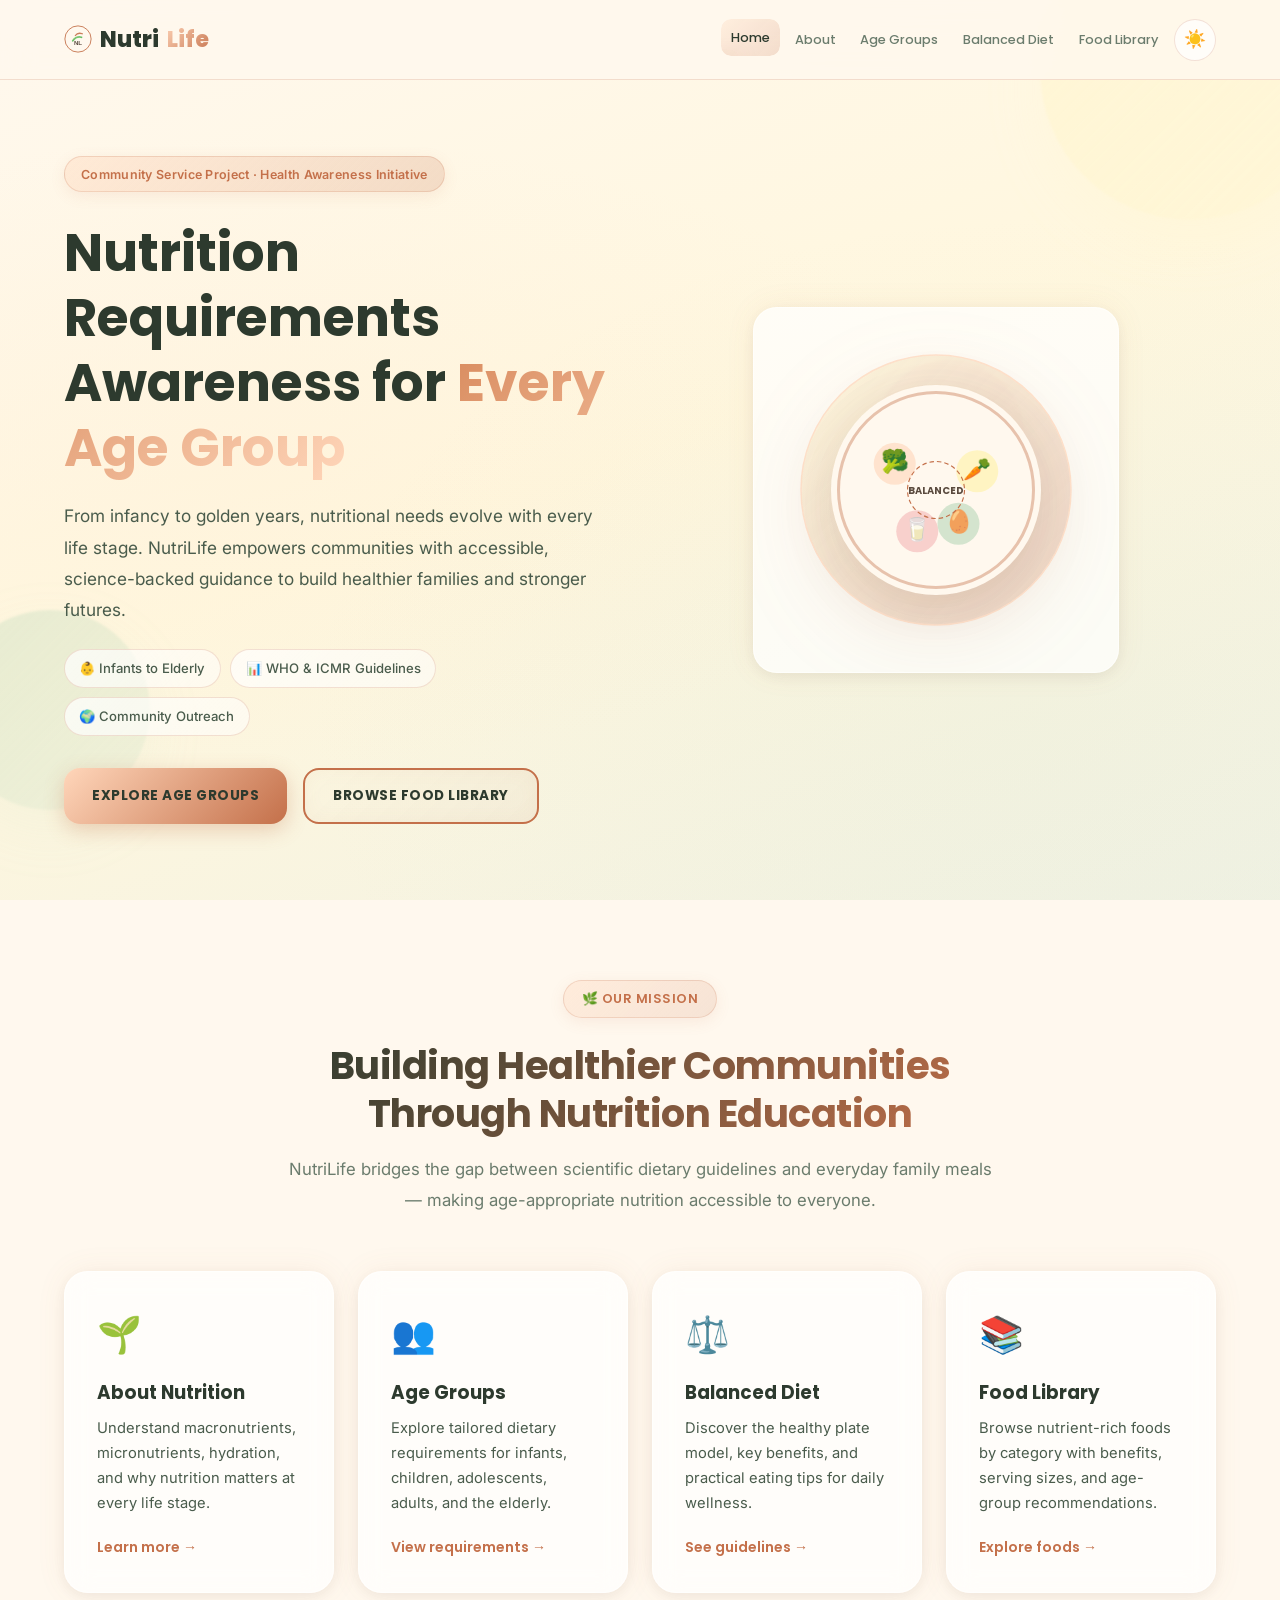
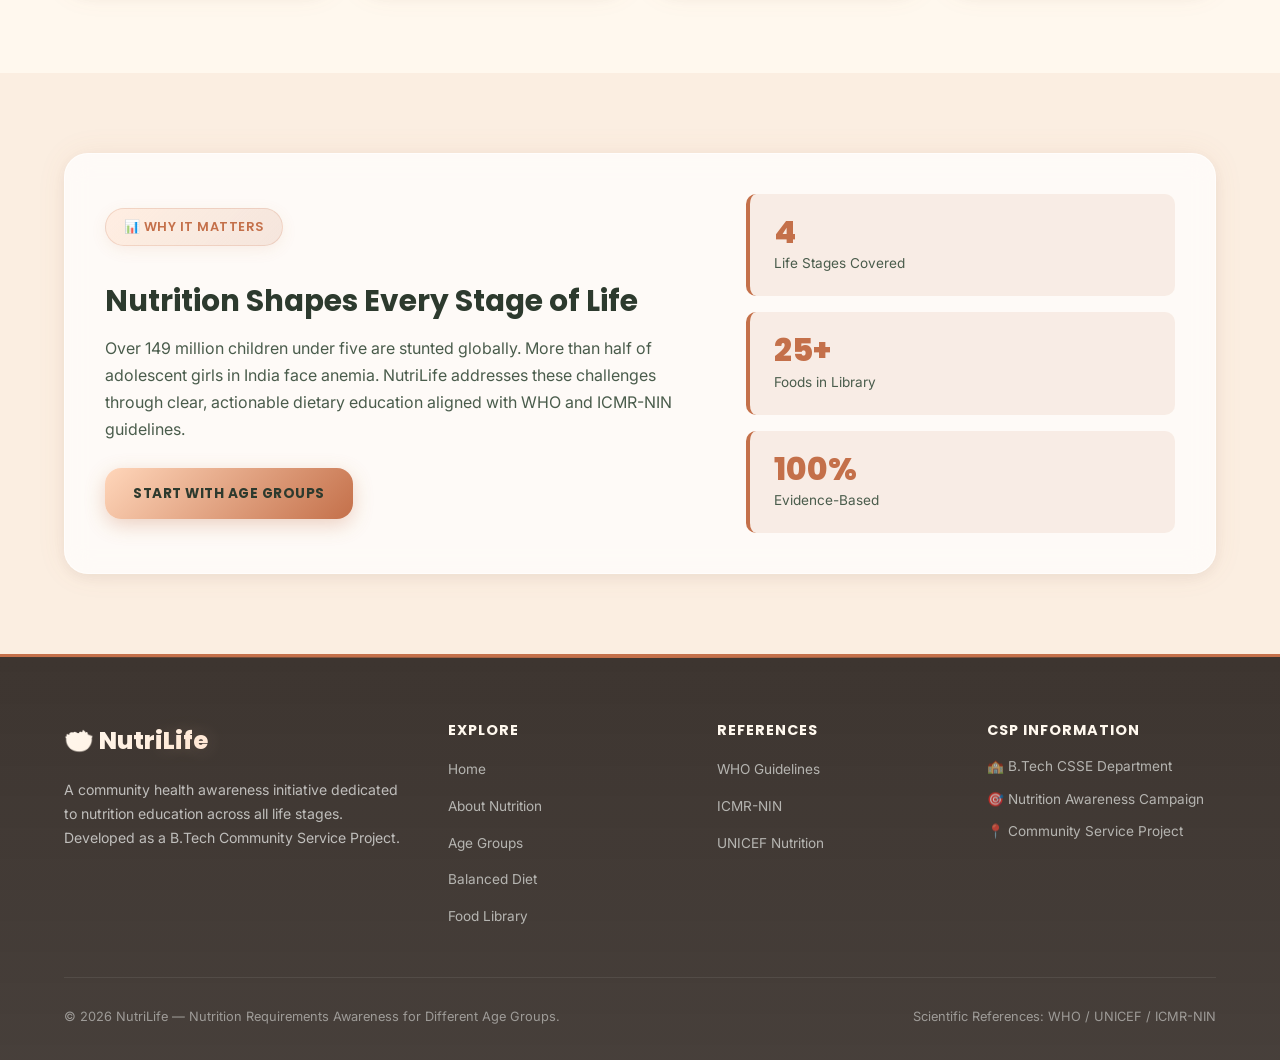
<file: index.html>
<!DOCTYPE html>
<html lang="en" data-theme="light">
<head>
  <meta charset="UTF-8">
  <meta name="viewport" content="width=device-width, initial-scale=1.0">
  <title>NutriLife | Home — Nutrition Awareness for Every Age Group</title>
  <meta name="description" content="NutriLife is a community health awareness initiative promoting evidence-based nutrition requirements across all life stages.">
  <link rel="icon" href="data:image/svg+xml,<svg xmlns=%22http://www.w3.org/2000/svg%22 viewBox=%220 0 100 100%22><text y=%22.9em%22 font-size=%2290%22>🥗</text></svg>">
  <link rel="preconnect" href="https://fonts.googleapis.com">
  <link rel="preconnect" href="https://fonts.gstatic.com" crossorigin>
  <link rel="stylesheet" href="css/style.css">
</head>
<body data-page="home">

  <header class="header" id="header">
    <div class="container nav-container">
      <a href="index.html" class="logo" aria-label="NutriLife Home">
        <img src="images/logo-icon.svg" class="logo-icon" alt="NutriLife logo" aria-hidden="false">
        Nutri<span>Life</span>
      </a>
      <div class="header-right">
        <button class="nav-toggle" id="nav-toggle" aria-label="Open navigation menu" aria-expanded="false" aria-controls="nav-menu">
          <span class="nav-toggle-bar"></span>
          <span class="nav-toggle-bar"></span>
          <span class="nav-toggle-bar"></span>
        </button>
        <nav class="nav" aria-label="Primary navigation">
          <ul class="nav-menu" id="nav-menu">
            <li><a href="index.html" class="nav-link active">Home</a></li>
            <li><a href="about.html" class="nav-link">About</a></li>
            <li><a href="age-groups.html" class="nav-link">Age Groups</a></li>
            <li><a href="balanced-diet.html" class="nav-link">Balanced Diet</a></li>
            <li><a href="food-library.html" class="nav-link">Food Library</a></li>
          </ul>
        </nav>
        <button class="theme-toggle" id="theme-toggle" aria-label="Switch to dark mode">
          <span class="theme-icon theme-icon-light" aria-hidden="true">☀️</span>
          <span class="theme-icon theme-icon-dark" aria-hidden="true">🌙</span>
        </button>
      </div>
    </div>
  </header>

  <div class="nav-overlay" id="nav-overlay" aria-hidden="true"></div>

  <main id="main-content">

    <section class="hero">
      <div class="hero-bg-shapes" aria-hidden="true">
        <span class="shape shape-1"></span>
        <span class="shape shape-2"></span>
        <span class="shape shape-3"></span>
      </div>
      <div class="container hero-grid">
        <div class="hero-content reveal">
          <span class="hero-tag">Community Service Project · Health Awareness Initiative</span>
          <h1 class="hero-title">Nutrition Requirements Awareness for <span>Every Age Group</span></h1>
          <p class="hero-desc">From infancy to golden years, nutritional needs evolve with every life stage. NutriLife empowers communities with accessible, science-backed guidance to build healthier families and stronger futures.</p>
          <div class="hero-badges">
            <span class="hero-badge">👶 Infants to Elderly</span>
            <span class="hero-badge">📊 WHO &amp; ICMR Guidelines</span>
            <span class="hero-badge">🌍 Community Outreach</span>
          </div>
          <div class="hero-cta">
            <a href="age-groups.html" class="btn btn-primary">Explore Age Groups</a>
            <a href="food-library.html" class="btn btn-outline">Browse Food Library</a>
          </div>
        </div>
        <div class="hero-visual reveal reveal-delay-1">
          <div class="hero-plate glass-card">
            <svg class="hero-illustration" viewBox="0 0 400 400" xmlns="http://www.w3.org/2000/svg" role="img" aria-label="Balanced nutrition plate illustration">
              <defs>
                <linearGradient id="plateGrad" x1="0%" y1="0%" x2="100%" y2="100%">
                  <stop offset="0%" stop-color="#FFF4B8" stop-opacity="0.5"/>
                  <stop offset="100%" stop-color="#C4704A" stop-opacity="0.35"/>
                </linearGradient>
              </defs>
              <circle cx="200" cy="200" r="180" fill="url(#plateGrad)" stroke="#FFD6BA" stroke-width="2" opacity="0.7"/>
              <circle cx="200" cy="200" r="140" fill="#FFF8EE" filter="drop-shadow(0 15px 35px rgba(0,0,0,0.08))"/>
              <circle cx="200" cy="200" r="130" fill="none" stroke="#C4704A" stroke-width="4" opacity="0.4"/>
              <circle cx="145" cy="165" r="28" fill="#FFD6BA" opacity="0.6"/>
              <text x="145" y="172" font-size="30" text-anchor="middle">🥦</text>
              <circle cx="255" cy="175" r="28" fill="#FFF4B8" opacity="0.8"/>
              <text x="255" y="182" font-size="30" text-anchor="middle">🥕</text>
              <circle cx="175" cy="255" r="28" fill="#F4B6B6" opacity="0.6"/>
              <text x="175" y="262" font-size="30" text-anchor="middle">🥛</text>
              <circle cx="230" cy="245" r="28" fill="#B8D8BA" opacity="0.6"/>
              <text x="230" y="252" font-size="30" text-anchor="middle">🥚</text>
              <circle cx="200" cy="200" r="38" fill="none" stroke="#C4704A" stroke-width="1.5" stroke-dasharray="6,4"/>
              <text x="200" y="205" font-family="Poppins, sans-serif" font-size="13" font-weight="700" fill="#5a4a3e" text-anchor="middle">BALANCED</text>
            </svg>
          </div>
        </div>
      </div>
    </section>

    <section class="section">
      <div class="container">
        <div class="section-header reveal">
          <span class="section-tag">🌿 Our Mission</span>
          <h2 class="section-title">Building Healthier Communities Through Nutrition Education</h2>
          <p class="section-desc">NutriLife bridges the gap between scientific dietary guidelines and everyday family meals — making age-appropriate nutrition accessible to everyone.</p>
        </div>

        <div class="home-cards">
          <a href="about.html" class="home-card glass-card reveal">
            <span class="home-card-icon">🌱</span>
            <h3>About Nutrition</h3>
            <p>Understand macronutrients, micronutrients, hydration, and why nutrition matters at every life stage.</p>
            <span class="home-card-link">Learn more →</span>
          </a>
          <a href="age-groups.html" class="home-card glass-card reveal reveal-delay-1">
            <span class="home-card-icon">👥</span>
            <h3>Age Groups</h3>
            <p>Explore tailored dietary requirements for infants, children, adolescents, adults, and the elderly.</p>
            <span class="home-card-link">View requirements →</span>
          </a>
          <a href="balanced-diet.html" class="home-card glass-card reveal reveal-delay-2">
            <span class="home-card-icon">⚖️</span>
            <h3>Balanced Diet</h3>
            <p>Discover the healthy plate model, key benefits, and practical eating tips for daily wellness.</p>
            <span class="home-card-link">See guidelines →</span>
          </a>
          <a href="food-library.html" class="home-card glass-card reveal reveal-delay-3">
            <span class="home-card-icon">📚</span>
            <h3>Food Library</h3>
            <p>Browse nutrient-rich foods by category with benefits, serving sizes, and age-group recommendations.</p>
            <span class="home-card-link">Explore foods →</span>
          </a>
        </div>
      </div>
    </section>

    <section class="section section-alt">
      <div class="container">
        <div class="home-highlight glass-card reveal">
          <div class="home-highlight-content">
            <span class="section-tag">📊 Why It Matters</span>
            <h2>Nutrition Shapes Every Stage of Life</h2>
            <p>Over 149 million children under five are stunted globally. More than half of adolescent girls in India face anemia. NutriLife addresses these challenges through clear, actionable dietary education aligned with WHO and ICMR-NIN guidelines.</p>
            <a href="age-groups.html" class="btn btn-primary">Start with Age Groups</a>
          </div>
          <div class="home-highlight-stats">
            <div class="mini-stat"><strong>4</strong><span>Life Stages Covered</span></div>
            <div class="mini-stat"><strong>25+</strong><span>Foods in Library</span></div>
            <div class="mini-stat"><strong>100%</strong><span>Evidence-Based</span></div>
          </div>
        </div>
      </div>
    </section>

  </main>

  <footer class="footer">
    <div class="container">
      <div class="footer-grid">
        <div class="footer-brand">
          <div class="footer-logo">🥗 Nutri<span>Life</span></div>
          <p>A community health awareness initiative dedicated to nutrition education across all life stages. Developed as a B.Tech Community Service Project.</p>
        </div>
        <div class="footer-links">
          <h4>Explore</h4>
          <ul>
            <li><a href="index.html">Home</a></li>
            <li><a href="about.html">About Nutrition</a></li>
            <li><a href="age-groups.html">Age Groups</a></li>
            <li><a href="balanced-diet.html">Balanced Diet</a></li>
            <li><a href="food-library.html">Food Library</a></li>
          </ul>
        </div>
        <div class="footer-links">
          <h4>References</h4>
          <ul>
            <li><a href="https://www.who.int" target="_blank" rel="noopener noreferrer">WHO Guidelines</a></li>
            <li><a href="https://www.nin.res.in" target="_blank" rel="noopener noreferrer">ICMR-NIN</a></li>
            <li><a href="https://www.unicef.org/nutrition" target="_blank" rel="noopener noreferrer">UNICEF Nutrition</a></li>
          </ul>
        </div>
        <div class="footer-links">
          <h4>CSP Information</h4>
          <ul class="footer-info">
            <li>🏫 B.Tech CSSE Department</li>
            <li>🎯 Nutrition Awareness Campaign</li>
            <li>📍 Community Service Project</li>
          </ul>
        </div>
      </div>
      <div class="footer-bottom">
        <p>&copy; 2026 NutriLife — Nutrition Requirements Awareness for Different Age Groups.</p>
        <p>Scientific References: WHO / UNICEF / ICMR-NIN</p>
      </div>
    </div>
  </footer>

  <button class="scroll-top" id="scroll-top" aria-label="Scroll to top">↑</button>

  <script src="js/app.js"></script>
</body>
</html>
</file>
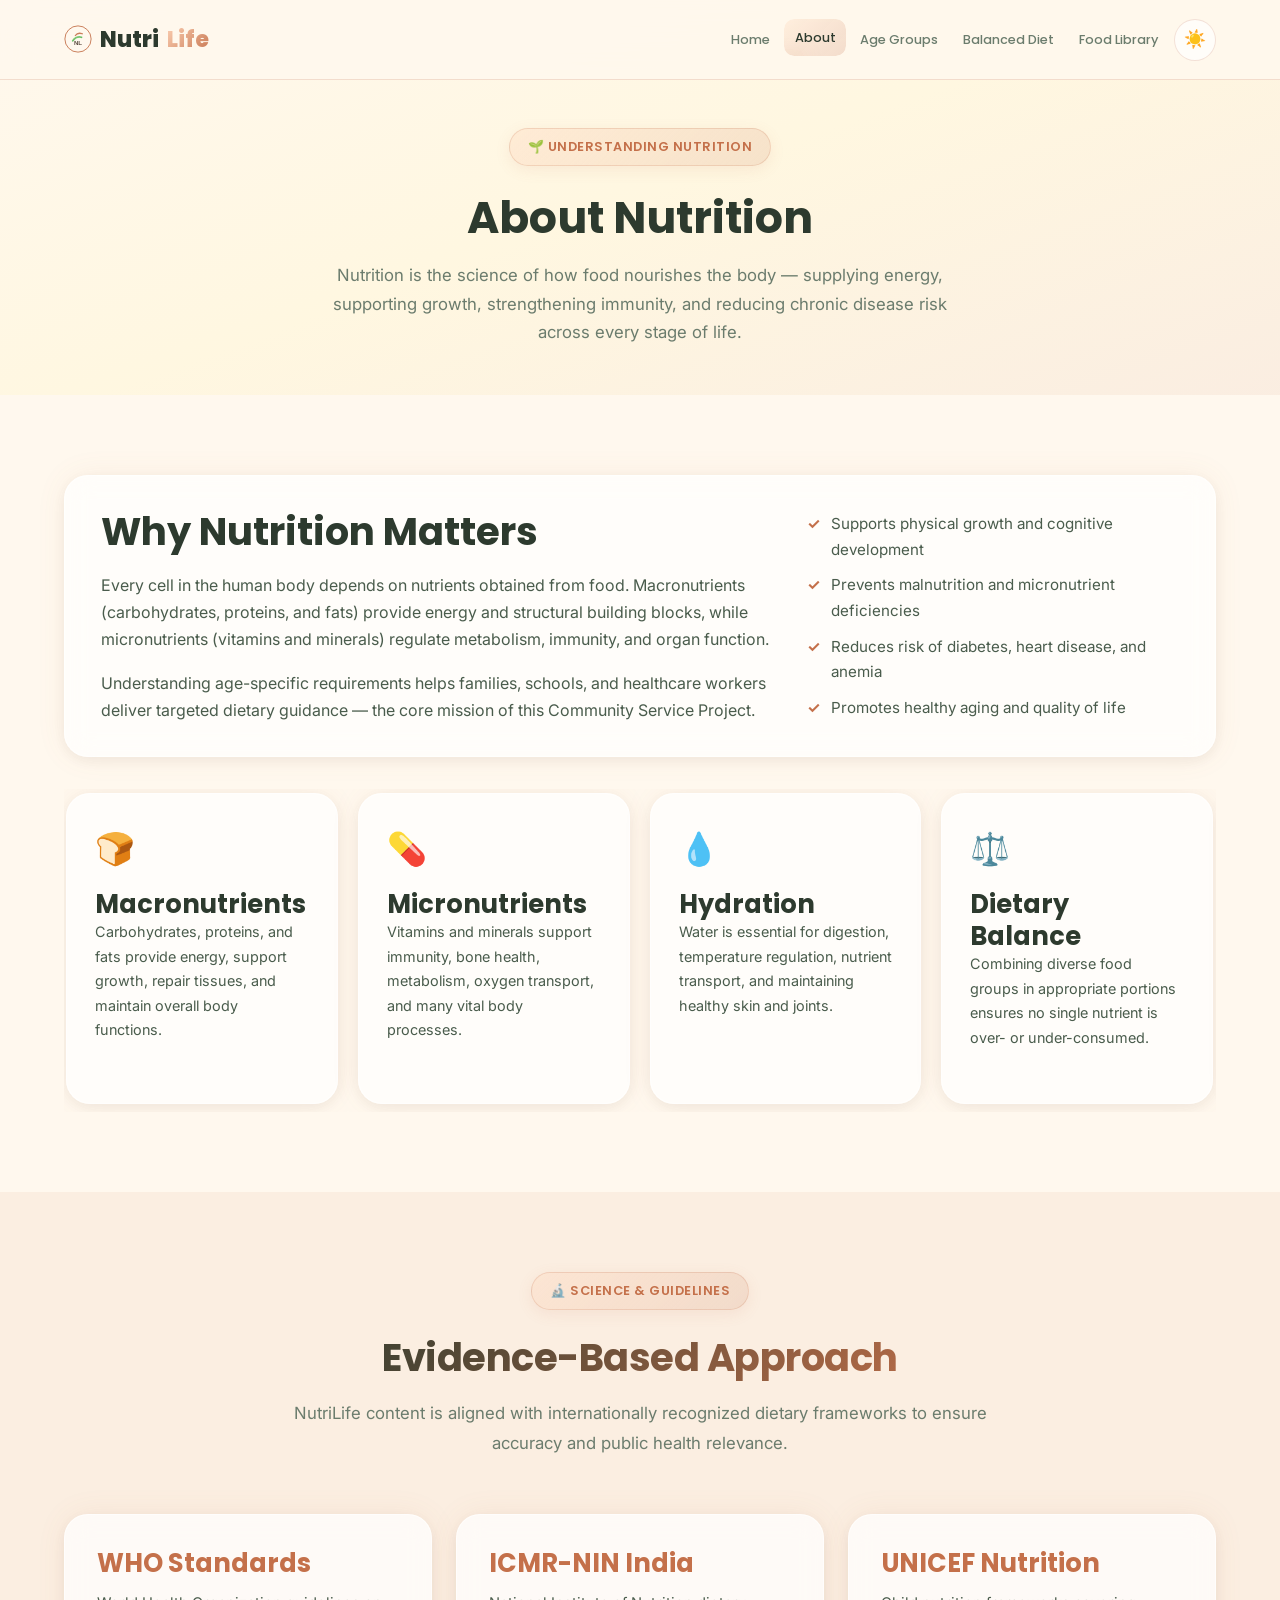
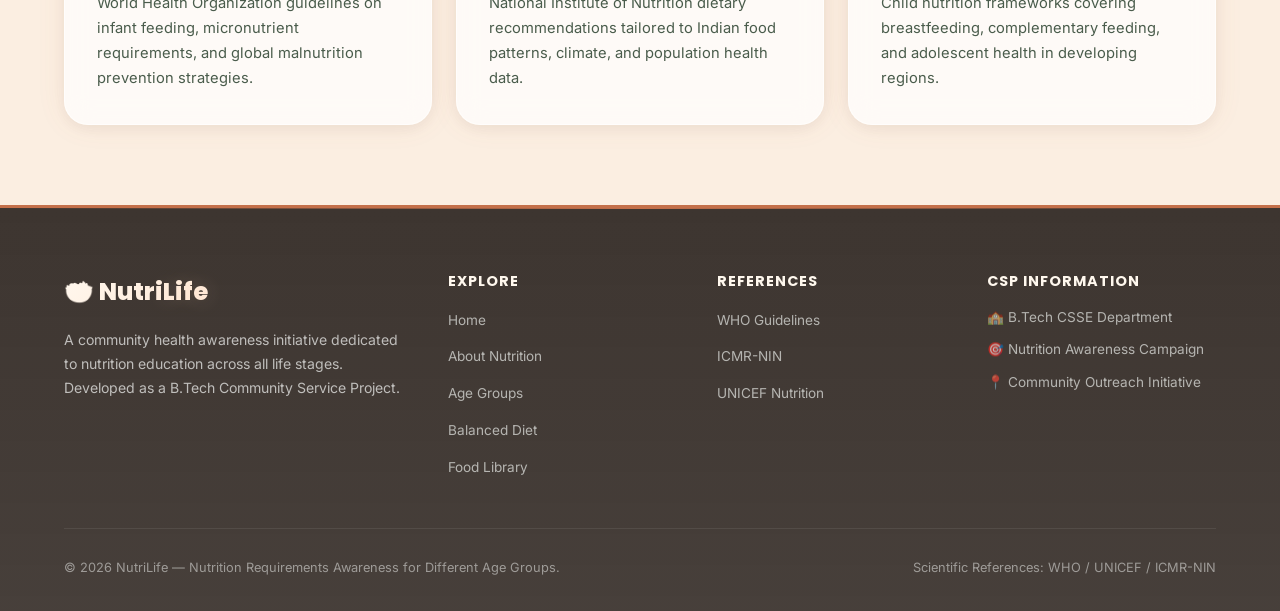
<file: about.html>
<!DOCTYPE html>
<html lang="en" data-theme="light">
<head>
  <meta charset="UTF-8">
  <meta name="viewport" content="width=device-width, initial-scale=1.0">
  <title>About Nutrition | NutriLife</title>
  <meta name="description" content="Learn about macronutrients, micronutrients, hydration, and why nutrition matters across every life stage.">
  <link rel="icon" href="data:image/svg+xml,<svg xmlns=%22http://www.w3.org/2000/svg%22 viewBox=%220 0 100 100%22><text y=%22.9em%22 font-size=%2290%22>🥗</text></svg>">
  <link rel="preconnect" href="https://fonts.googleapis.com">
  <link rel="preconnect" href="https://fonts.gstatic.com" crossorigin>
  <link rel="stylesheet" href="css/style.css">
</head>
<body data-page="about">

  <header class="header" id="header">
    <div class="container nav-container">
      <a href="index.html" class="logo" aria-label="NutriLife Home">
        <img src="images/logo-icon.svg" class="logo-icon" alt="NutriLife logo" aria-hidden="true">
        Nutri<span>Life</span>
      </a>
      <div class="header-right">
        <button class="nav-toggle" id="nav-toggle" aria-label="Open navigation menu" aria-expanded="false" aria-controls="nav-menu">
          <span class="nav-toggle-bar"></span>
          <span class="nav-toggle-bar"></span>
          <span class="nav-toggle-bar"></span>
        </button>
        <nav class="nav" aria-label="Primary navigation">
          <ul class="nav-menu" id="nav-menu">
            <li><a href="index.html" class="nav-link">Home</a></li>
            <li><a href="about.html" class="nav-link active">About</a></li>
            <li><a href="age-groups.html" class="nav-link">Age Groups</a></li>
            <li><a href="balanced-diet.html" class="nav-link">Balanced Diet</a></li>
            <li><a href="food-library.html" class="nav-link">Food Library</a></li>
          </ul>
        </nav>
        <button class="theme-toggle" id="theme-toggle" aria-label="Switch to dark mode">
          <span class="theme-icon theme-icon-light" aria-hidden="true">☀️</span>
          <span class="theme-icon theme-icon-dark" aria-hidden="true">🌙</span>
        </button>
      </div>
    </div>
  </header>

  <div class="nav-overlay" id="nav-overlay" aria-hidden="true"></div>

  <main id="main-content">

    <section class="page-hero">
      <div class="container">
        <span class="section-tag reveal">🌱 Understanding Nutrition</span>
        <h1 class="page-hero-title reveal">About Nutrition</h1>
        <p class="page-hero-desc reveal">Nutrition is the science of how food nourishes the body — supplying energy, supporting growth, strengthening immunity, and reducing chronic disease risk across every stage of life.</p>
      </div>
    </section>

    <section class="section">
      <div class="container">
        <div class="about-grid about-nutrition-layout">
          <div class="about-intro glass-card reveal">
            <div class="about-intro-main">
            <h2>Why Nutrition Matters</h2>
            <p>Every cell in the human body depends on nutrients obtained from food. Macronutrients (carbohydrates, proteins, and fats) provide energy and structural building blocks, while micronutrients (vitamins and minerals) regulate metabolism, immunity, and organ function.</p>
            <p>Understanding age-specific requirements helps families, schools, and healthcare workers deliver targeted dietary guidance — the core mission of this Community Service Project.</p>
            </div>
            <ul class="about-list">
              <li>Supports physical growth and cognitive development</li>
              <li>Prevents malnutrition and micronutrient deficiencies</li>
              <li>Reduces risk of diabetes, heart disease, and anemia</li>
              <li>Promotes healthy aging and quality of life</li>
            </ul>
          </div>

          <div class="about-carousel reveal" aria-label="Nutrition topics carousel">
          <div class="about-cards">
            <article class="about-card glass-card reveal reveal-delay-1">
              <span class="about-card-icon">🍞</span>
              <h3>Macronutrients</h3>
              <p>Carbohydrates, proteins, and fats provide energy, support growth, repair tissues, and maintain overall body functions.</p>
            </article>
            <article class="about-card glass-card reveal reveal-delay-2">
              <span class="about-card-icon">💊</span>
              <h3>Micronutrients</h3>
              <p>Vitamins and minerals support immunity, bone health, metabolism, oxygen transport, and many vital body processes.</p>
            </article>
            <article class="about-card glass-card reveal reveal-delay-1">
              <span class="about-card-icon">💧</span>
              <h3>Hydration</h3>
              <p>Water is essential for digestion, temperature regulation, nutrient transport, and maintaining healthy skin and joints.</p>
            </article>
            <article class="about-card glass-card reveal reveal-delay-2">
              <span class="about-card-icon">⚖️</span>
              <h3>Dietary Balance</h3>
              <p>Combining diverse food groups in appropriate portions ensures no single nutrient is over- or under-consumed.</p>
            </article>
            <article class="about-card glass-card reveal reveal-delay-2">
              <span class="about-card-icon">🛡️</span>
              <h3>Immunity Support</h3>
              <p>Essential vitamins, minerals, and antioxidants strengthen the immune system, helping the body fight infections and recover faster.</p>
            </article>
             <article class="about-card glass-card reveal reveal-delay-2">
              <span class="about-card-icon">🦴</span>
              <h3>Bone Health</h3>
              <p>Calcium, Vitamin D, Magnesium, and Phosphorus strengthen bones and teeth, reducing the risk of fractures and bone loss.</p>
            </article>
             <article class="about-card glass-card reveal reveal-delay-2">
              <span class="about-card-icon">🧠</span>
              <h3>Brain Health</h3>
              <p>Essential nutrients support brain growth, memory, learning, and concentration throughout life.</p>
            </article>
             <article class="about-card glass-card reveal reveal-delay-2">
              <span class="about-card-icon">⚡</span>
              <h3>Energy Production</h3>
              <p>Carbohydrates, proteins, and healthy fats provide the energy needed for daily activities, growth, learning, and physical performance.</p>
            </article>
             <article class="about-card glass-card reveal reveal-delay-2">
              <span class="about-card-icon">🏃</span>
              <h3>Growth & Tissue Repair</h3>
              <p>Proteins, vitamins, and minerals help build muscles, repair tissues, and support healthy growth.</p>
            </article>
            <article class="about-card glass-card reveal reveal-delay-2">
              <span class="about-card-icon">🥗</span>
              <h3>Food Diversity</h3>
              <p>Eating a variety of fruits, vegetables, grains, legumes, dairy, and proteins ensures a balanced intake of essential nutrients.</p>
            </article>
          </div>
          </div>
        </div>
      </div>
    </section>

    <section class="section section-alt">
      <div class="container">
        <div class="section-header reveal">
          <span class="section-tag">🔬 Science &amp; Guidelines</span>
          <h2 class="section-title">Evidence-Based Approach</h2>
          <p class="section-desc">NutriLife content is aligned with internationally recognized dietary frameworks to ensure accuracy and public health relevance.</p>
        </div>
        <div class="guidelines-grid">
          <article class="guideline-card glass-card reveal">
            <h3>WHO Standards</h3>
            <p>World Health Organization guidelines on infant feeding, micronutrient requirements, and global malnutrition prevention strategies.</p>
          </article>
          <article class="guideline-card glass-card reveal reveal-delay-1">
            <h3>ICMR-NIN India</h3>
            <p>National Institute of Nutrition dietary recommendations tailored to Indian food patterns, climate, and population health data.</p>
          </article>
          <article class="guideline-card glass-card reveal reveal-delay-2">
            <h3>UNICEF Nutrition</h3>
            <p>Child nutrition frameworks covering breastfeeding, complementary feeding, and adolescent health in developing regions.</p>
          </article>
        </div>
      </div>
    </section>

  </main>

  <footer class="footer">
    <div class="container">
      <div class="footer-grid">
        <div class="footer-brand">
          <div class="footer-logo">🥗 Nutri<span>Life</span></div>
          <p>A community health awareness initiative dedicated to nutrition education across all life stages. Developed as a B.Tech Community Service Project.</p>
        </div>
        <div class="footer-links">
          <h4>Explore</h4>
          <ul>
            <li><a href="index.html">Home</a></li>
            <li><a href="about.html">About Nutrition</a></li>
            <li><a href="age-groups.html">Age Groups</a></li>
            <li><a href="balanced-diet.html">Balanced Diet</a></li>
            <li><a href="food-library.html">Food Library</a></li>
          </ul>
        </div>
        <div class="footer-links">
          <h4>References</h4>
          <ul>
            <li><a href="https://www.who.int" target="_blank" rel="noopener noreferrer">WHO Guidelines</a></li>
            <li><a href="https://www.nin.res.in" target="_blank" rel="noopener noreferrer">ICMR-NIN</a></li>
            <li><a href="https://www.unicef.org/nutrition" target="_blank" rel="noopener noreferrer">UNICEF Nutrition</a></li>
          </ul>
        </div>
        <div class="footer-links">
          <h4>CSP Information</h4>
          <ul class="footer-info">
            <li>🏫 B.Tech CSSE Department</li>
            <li>🎯 Nutrition Awareness Campaign</li>
            <li>📍 Community Outreach Initiative</li>
          </ul>
        </div>
      </div>
      <div class="footer-bottom">
        <p>&copy; 2026 NutriLife — Nutrition Requirements Awareness for Different Age Groups.</p>
        <p>Scientific References: WHO / UNICEF / ICMR-NIN</p>
      </div>
    </div>
  </footer>

  <button class="scroll-top" id="scroll-top" aria-label="Scroll to top">↑</button>
  <script src="js/app.js"></script>
</body>
</html>
</file>
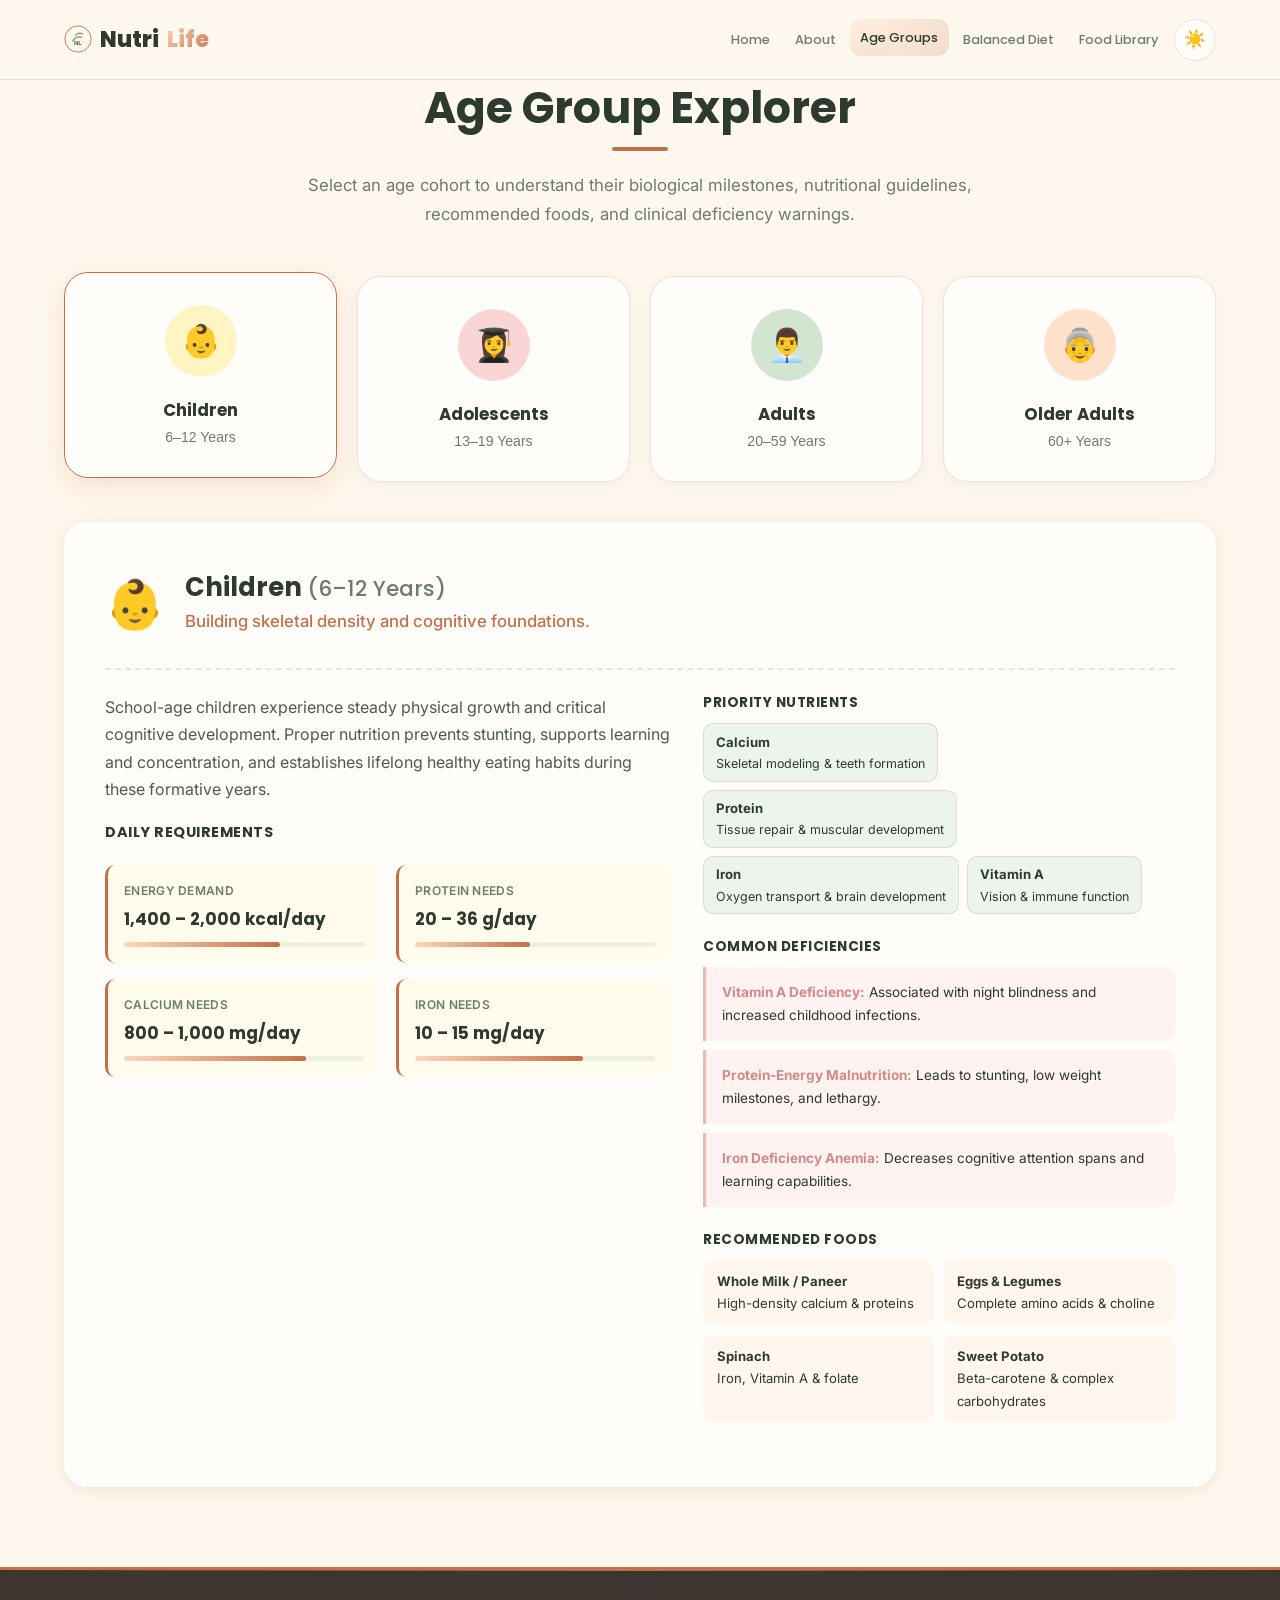
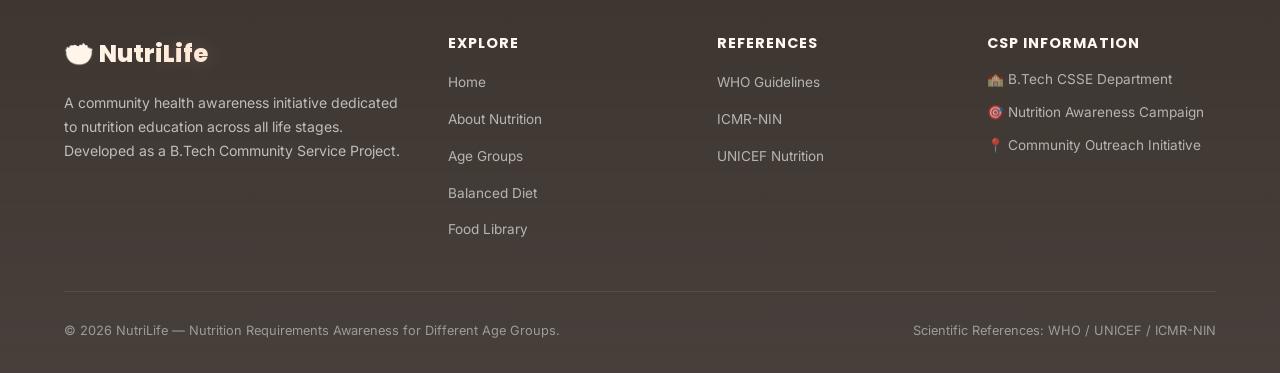
<file: age-groups.html>
<!DOCTYPE html>
<html lang="en" data-theme="light">
<head>
  <meta charset="UTF-8">
  <meta name="viewport" content="width=device-width, initial-scale=1.0">
  <title>Age Groups | NutriLife</title>
  <meta name="description" content="Explore nutrition requirements for children, adolescents, adults, and older adults.">
  <link rel="icon" href="data:image/svg+xml,<svg xmlns=%22http://www.w3.org/2000/svg%22 viewBox=%220 0 100 100%22><text y=%22.9em%22 font-size=%2290%22>🥗</text></svg>">
  <link rel="preconnect" href="https://fonts.googleapis.com">
  <link rel="preconnect" href="https://fonts.gstatic.com" crossorigin>
  <link rel="stylesheet" href="css/style.css">
</head>
<body data-page="age-groups">

  <header class="header" id="header">
    <div class="container nav-container">
      <a href="index.html" class="logo" aria-label="NutriLife Home">
        <img src="images/logo-icon.svg" class="logo-icon" alt="NutriLife logo" aria-hidden="true">
        Nutri<span>Life</span>
      </a>
      <div class="header-right">
        <button class="nav-toggle" id="nav-toggle" aria-label="Open navigation menu" aria-expanded="false" aria-controls="nav-menu">
          <span class="nav-toggle-bar"></span>
          <span class="nav-toggle-bar"></span>
          <span class="nav-toggle-bar"></span>
        </button>
        <nav class="nav" aria-label="Primary navigation">
          <ul class="nav-menu" id="nav-menu">
            <li><a href="index.html" class="nav-link">Home</a></li>
            <li><a href="about.html" class="nav-link">About</a></li>
            <li><a href="age-groups.html" class="nav-link active">Age Groups</a></li>
            <li><a href="balanced-diet.html" class="nav-link">Balanced Diet</a></li>
            <li><a href="food-library.html" class="nav-link">Food Library</a></li>
          </ul>
        </nav>
        <button class="theme-toggle" id="theme-toggle" aria-label="Switch to dark mode">
          <span class="theme-icon theme-icon-light" aria-hidden="true">☀️</span>
          <span class="theme-icon theme-icon-dark" aria-hidden="true">🌙</span>
        </button>
      </div>
    </div>
  </header>

  <div class="nav-overlay" id="nav-overlay" aria-hidden="true"></div>

  <main id="main-content">

    <section class="section age-explorer-section">
      <div class="container">
        <div class="age-explorer-intro reveal">
          <h1 class="age-explorer-title">Age Group Explorer</h1>
          <span class="age-explorer-accent" aria-hidden="true"></span>
          <p class="age-explorer-desc">Select an age cohort to understand their biological milestones, nutritional guidelines, recommended foods, and clinical deficiency warnings.</p>
        </div>

        <div class="age-explorer-cards reveal" role="tablist" aria-label="Age group selector">
          <button class="age-explorer-card active" role="tab" aria-selected="true" data-age="children">
            <span class="age-explorer-icon age-icon-yellow">👶</span>
            <span class="age-explorer-name">Children</span>
            <span class="age-explorer-range">6–12 Years</span>
          </button>
          <button class="age-explorer-card" role="tab" aria-selected="false" data-age="adolescents">
            <span class="age-explorer-icon age-icon-pink">👩‍🎓</span>
            <span class="age-explorer-name">Adolescents</span>
            <span class="age-explorer-range">13–19 Years</span>
          </button>
          <button class="age-explorer-card" role="tab" aria-selected="false" data-age="adults">
            <span class="age-explorer-icon age-icon-green">👨‍💼</span>
            <span class="age-explorer-name">Adults</span>
            <span class="age-explorer-range">20–59 Years</span>
          </button>
          <button class="age-explorer-card" role="tab" aria-selected="false" data-age="olderAdults">
            <span class="age-explorer-icon age-icon-peach">👵</span>
            <span class="age-explorer-name">Older Adults</span>
            <span class="age-explorer-range">60+ Years</span>
          </button>
        </div>

        <div class="age-panel glass-card reveal" id="age-panel" role="tabpanel"></div>
      </div>
    </section>

  </main>

  <footer class="footer">
    <div class="container">
      <div class="footer-grid">
        <div class="footer-brand">
          <div class="footer-logo">🥗 Nutri<span>Life</span></div>
          <p>A community health awareness initiative dedicated to nutrition education across all life stages. Developed as a B.Tech Community Service Project.</p>
        </div>
        <div class="footer-links">
          <h4>Explore</h4>
          <ul>
            <li><a href="index.html">Home</a></li>
            <li><a href="about.html">About Nutrition</a></li>
            <li><a href="age-groups.html">Age Groups</a></li>
            <li><a href="balanced-diet.html">Balanced Diet</a></li>
            <li><a href="food-library.html">Food Library</a></li>
          </ul>
        </div>
        <div class="footer-links">
          <h4>References</h4>
          <ul>
            <li><a href="https://www.who.int" target="_blank" rel="noopener noreferrer">WHO Guidelines</a></li>
            <li><a href="https://www.nin.res.in" target="_blank" rel="noopener noreferrer">ICMR-NIN</a></li>
            <li><a href="https://www.unicef.org/nutrition" target="_blank" rel="noopener noreferrer">UNICEF Nutrition</a></li>
          </ul>
        </div>
        <div class="footer-links">
          <h4>CSP Information</h4>
          <ul class="footer-info">
            <li>🏫 B.Tech CSSE Department</li>
            <li>🎯 Nutrition Awareness Campaign</li>
            <li>📍 Community Outreach Initiative</li>
          </ul>
        </div>
      </div>
      <div class="footer-bottom">
        <p>&copy; 2026 NutriLife — Nutrition Requirements Awareness for Different Age Groups.</p>
        <p>Scientific References: WHO / UNICEF / ICMR-NIN</p>
      </div>
    </div>
  </footer>

  <button class="scroll-top" id="scroll-top" aria-label="Scroll to top">↑</button>
  <script src="js/data.js"></script>
  <script src="js/app.js"></script>
</body>
</html>
</file>
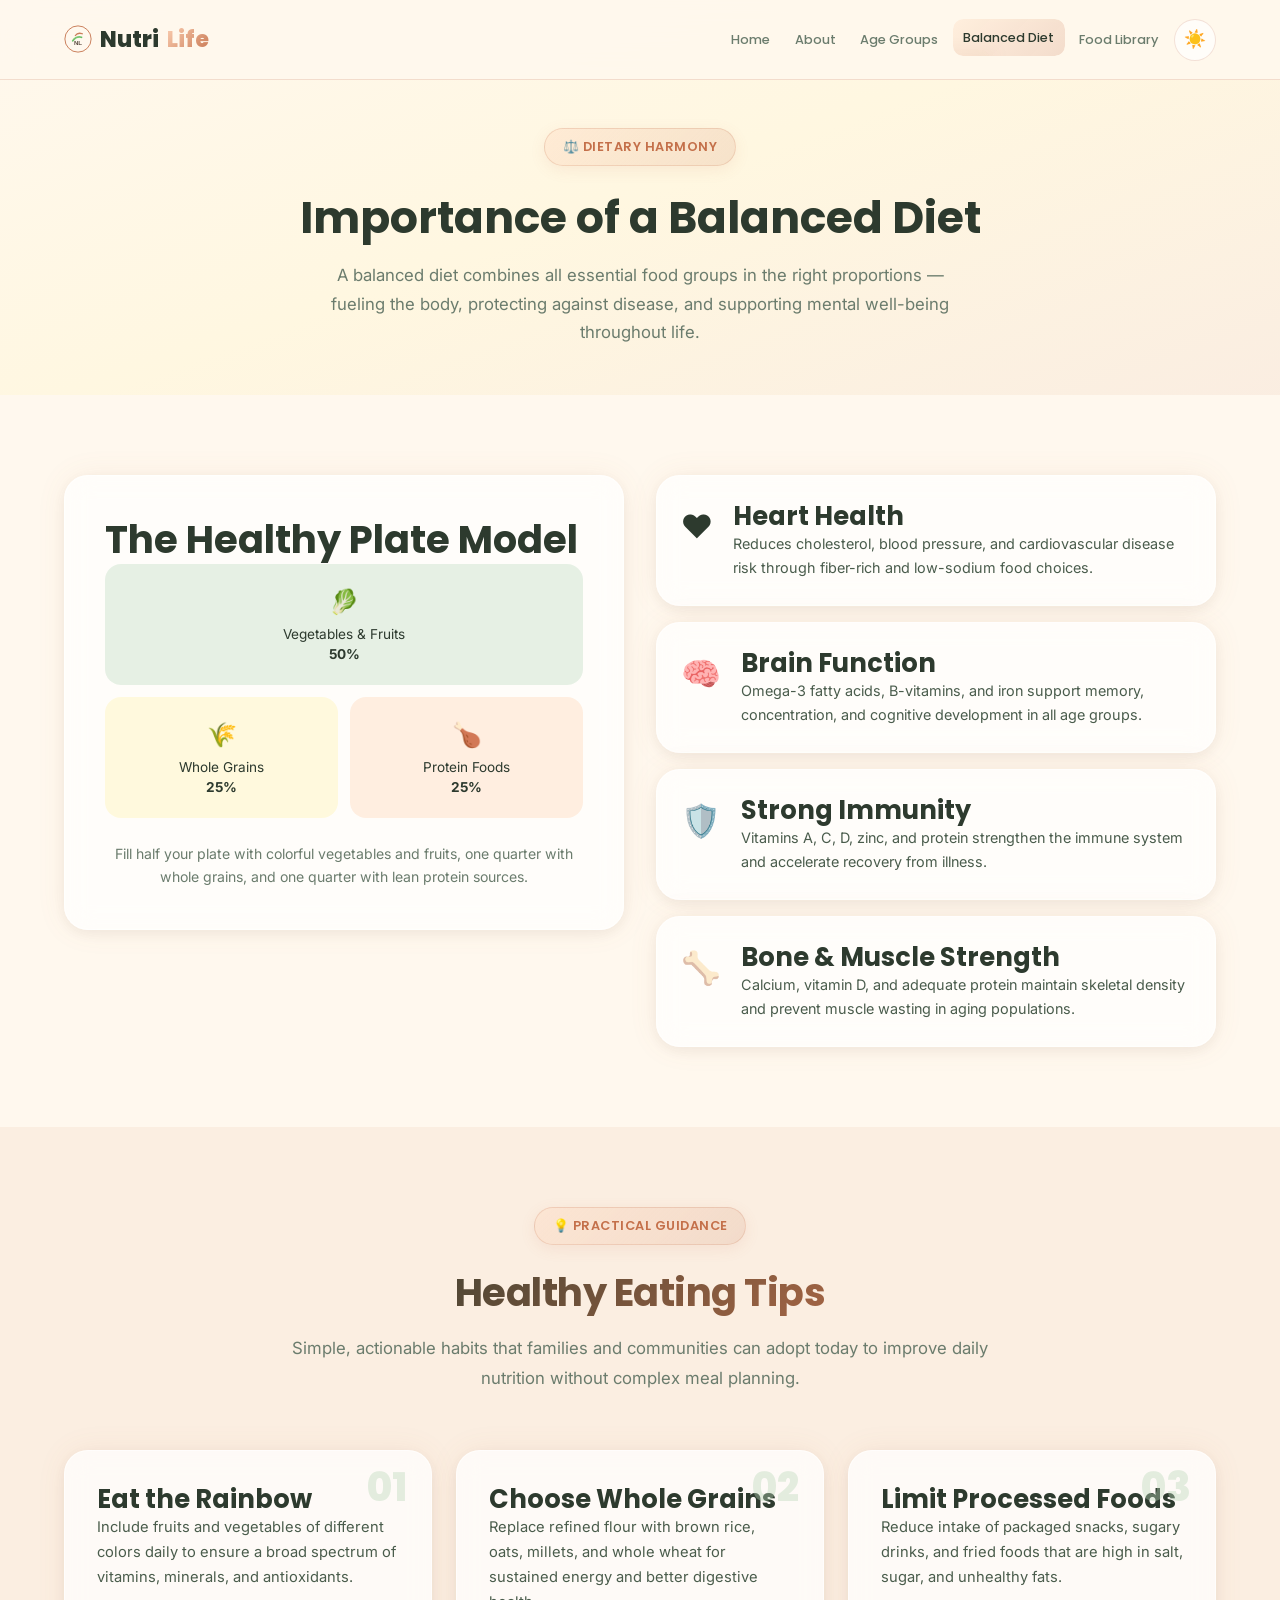
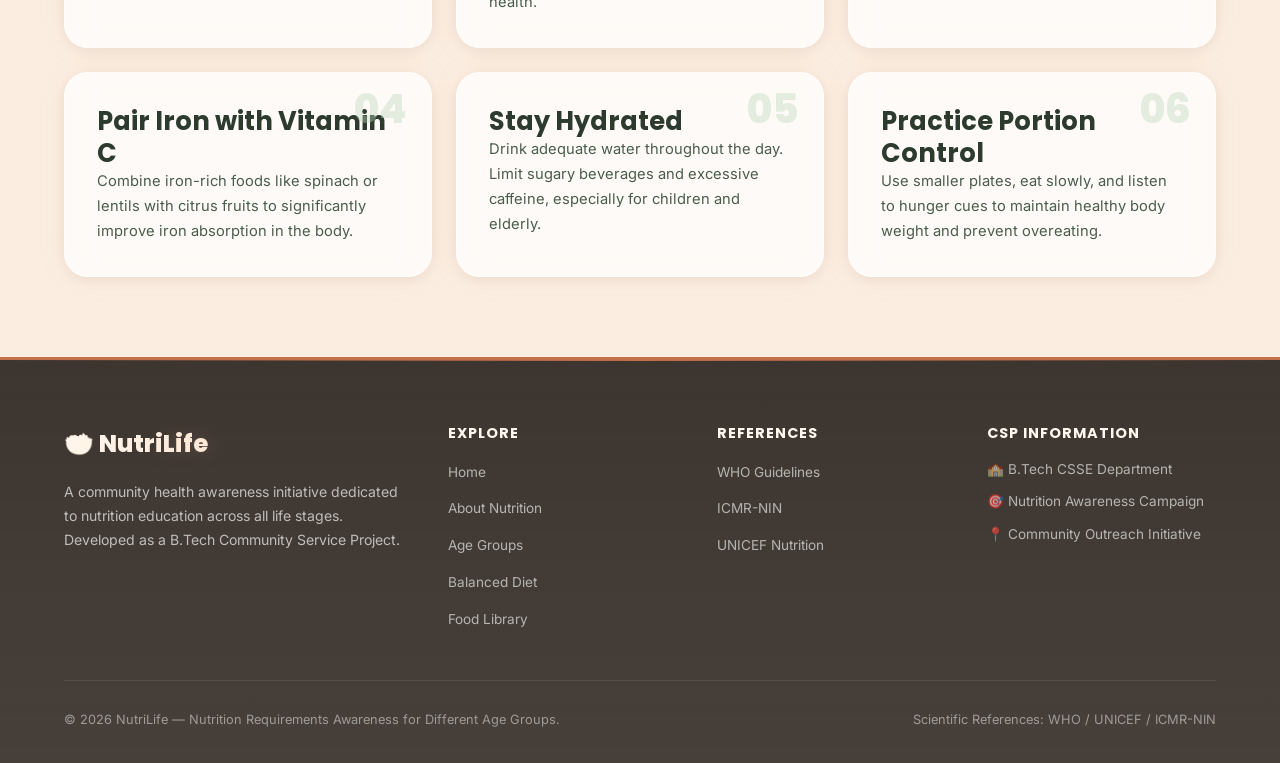
<file: balanced-diet.html>
<!DOCTYPE html>
<html lang="en" data-theme="light">
<head>
  <meta charset="UTF-8">
  <meta name="viewport" content="width=device-width, initial-scale=1.0">
  <title>Balanced Diet | NutriLife</title>
  <meta name="description" content="Learn about the healthy plate model, benefits of a balanced diet, and practical healthy eating tips.">
  <link rel="icon" href="data:image/svg+xml,<svg xmlns=%22http://www.w3.org/2000/svg%22 viewBox=%220 0 100 100%22><text y=%22.9em%22 font-size=%2290%22>🥗</text></svg>">
  <link rel="preconnect" href="https://fonts.googleapis.com">
  <link rel="preconnect" href="https://fonts.gstatic.com" crossorigin>
  <link rel="stylesheet" href="css/style.css">
</head>
<body data-page="balanced-diet">

  <header class="header" id="header">
    <div class="container nav-container">
      <a href="index.html" class="logo" aria-label="NutriLife Home">
        <img src="images/logo-icon.svg" class="logo-icon" alt="NutriLife logo" aria-hidden="true">
        Nutri<span>Life</span>
      </a>
      <div class="header-right">
        <button class="nav-toggle" id="nav-toggle" aria-label="Open navigation menu" aria-expanded="false" aria-controls="nav-menu">
          <span class="nav-toggle-bar"></span>
          <span class="nav-toggle-bar"></span>
          <span class="nav-toggle-bar"></span>
        </button>
        <nav class="nav" aria-label="Primary navigation">
          <ul class="nav-menu" id="nav-menu">
            <li><a href="index.html" class="nav-link">Home</a></li>
            <li><a href="about.html" class="nav-link">About</a></li>
            <li><a href="age-groups.html" class="nav-link">Age Groups</a></li>
            <li><a href="balanced-diet.html" class="nav-link active">Balanced Diet</a></li>
            <li><a href="food-library.html" class="nav-link">Food Library</a></li>
          </ul>
        </nav>
        <button class="theme-toggle" id="theme-toggle" aria-label="Switch to dark mode">
          <span class="theme-icon theme-icon-light" aria-hidden="true">☀️</span>
          <span class="theme-icon theme-icon-dark" aria-hidden="true">🌙</span>
        </button>
      </div>
    </div>
  </header>

  <div class="nav-overlay" id="nav-overlay" aria-hidden="true"></div>

  <main id="main-content">

    <section class="page-hero">
      <div class="container">
        <span class="section-tag reveal">⚖️ Dietary Harmony</span>
        <h1 class="page-hero-title reveal">Importance of a Balanced Diet</h1>
        <p class="page-hero-desc reveal">A balanced diet combines all essential food groups in the right proportions — fueling the body, protecting against disease, and supporting mental well-being throughout life.</p>
      </div>
    </section>

    <section class="section">
      <div class="container">
        <div class="balance-grid">
          <div class="balance-visual glass-card reveal">
            <h2>The Healthy Plate Model</h2>
            <div class="plate-model">
              <div class="plate-segment plate-veg"><span>🥬</span> Vegetables &amp; Fruits<br><strong>50%</strong></div>
              <div class="plate-segment plate-grain"><span>🌾</span> Whole Grains<br><strong>25%</strong></div>
              <div class="plate-segment plate-protein"><span>🍗</span> Protein Foods<br><strong>25%</strong></div>
            </div>
            <p class="plate-note">Fill half your plate with colorful vegetables and fruits, one quarter with whole grains, and one quarter with lean protein sources.</p>
          </div>

          <div class="balance-benefits">
            <article class="benefit-card glass-card reveal reveal-delay-1">
              <span class="benefit-icon">❤️</span>
              <div>
                <h3>Heart Health</h3>
                <p>Reduces cholesterol, blood pressure, and cardiovascular disease risk through fiber-rich and low-sodium food choices.</p>
              </div>
            </article>
            <article class="benefit-card glass-card reveal reveal-delay-2">
              <span class="benefit-icon">🧠</span>
              <div>
                <h3>Brain Function</h3>
                <p>Omega-3 fatty acids, B-vitamins, and iron support memory, concentration, and cognitive development in all age groups.</p>
              </div>
            </article>
            <article class="benefit-card glass-card reveal reveal-delay-1">
              <span class="benefit-icon">🛡️</span>
              <div>
                <h3>Strong Immunity</h3>
                <p>Vitamins A, C, D, zinc, and protein strengthen the immune system and accelerate recovery from illness.</p>
              </div>
            </article>
            <article class="benefit-card glass-card reveal reveal-delay-2">
              <span class="benefit-icon">🦴</span>
              <div>
                <h3>Bone &amp; Muscle Strength</h3>
                <p>Calcium, vitamin D, and adequate protein maintain skeletal density and prevent muscle wasting in aging populations.</p>
              </div>
            </article>
          </div>
        </div>
      </div>
    </section>

    <section class="section section-alt">
      <div class="container">
        <div class="section-header reveal">
          <span class="section-tag">💡 Practical Guidance</span>
          <h2 class="section-title">Healthy Eating Tips</h2>
          <p class="section-desc">Simple, actionable habits that families and communities can adopt today to improve daily nutrition without complex meal planning.</p>
        </div>

        <div class="tips-grid">
          <article class="tip-card glass-card reveal">
            <span class="tip-number">01</span>
            <h3>Eat the Rainbow</h3>
            <p>Include fruits and vegetables of different colors daily to ensure a broad spectrum of vitamins, minerals, and antioxidants.</p>
          </article>
          <article class="tip-card glass-card reveal reveal-delay-1">
            <span class="tip-number">02</span>
            <h3>Choose Whole Grains</h3>
            <p>Replace refined flour with brown rice, oats, millets, and whole wheat for sustained energy and better digestive health.</p>
          </article>
          <article class="tip-card glass-card reveal reveal-delay-2">
            <span class="tip-number">03</span>
            <h3>Limit Processed Foods</h3>
            <p>Reduce intake of packaged snacks, sugary drinks, and fried foods that are high in salt, sugar, and unhealthy fats.</p>
          </article>
          <article class="tip-card glass-card reveal">
            <span class="tip-number">04</span>
            <h3>Pair Iron with Vitamin C</h3>
            <p>Combine iron-rich foods like spinach or lentils with citrus fruits to significantly improve iron absorption in the body.</p>
          </article>
          <article class="tip-card glass-card reveal reveal-delay-1">
            <span class="tip-number">05</span>
            <h3>Stay Hydrated</h3>
            <p>Drink adequate water throughout the day. Limit sugary beverages and excessive caffeine, especially for children and elderly.</p>
          </article>
          <article class="tip-card glass-card reveal reveal-delay-2">
            <span class="tip-number">06</span>
            <h3>Practice Portion Control</h3>
            <p>Use smaller plates, eat slowly, and listen to hunger cues to maintain healthy body weight and prevent overeating.</p>
          </article>
        </div>
      </div>
    </section>

  </main>

  <footer class="footer">
    <div class="container">
      <div class="footer-grid">
        <div class="footer-brand">
          <div class="footer-logo">🥗 Nutri<span>Life</span></div>
          <p>A community health awareness initiative dedicated to nutrition education across all life stages. Developed as a B.Tech Community Service Project.</p>
        </div>
        <div class="footer-links">
          <h4>Explore</h4>
          <ul>
            <li><a href="index.html">Home</a></li>
            <li><a href="about.html">About Nutrition</a></li>
            <li><a href="age-groups.html">Age Groups</a></li>
            <li><a href="balanced-diet.html">Balanced Diet</a></li>
            <li><a href="food-library.html">Food Library</a></li>
          </ul>
        </div>
        <div class="footer-links">
          <h4>References</h4>
          <ul>
            <li><a href="https://www.who.int" target="_blank" rel="noopener noreferrer">WHO Guidelines</a></li>
            <li><a href="https://www.nin.res.in" target="_blank" rel="noopener noreferrer">ICMR-NIN</a></li>
            <li><a href="https://www.unicef.org/nutrition" target="_blank" rel="noopener noreferrer">UNICEF Nutrition</a></li>
          </ul>
        </div>
        <div class="footer-links">
          <h4>CSP Information</h4>
          <ul class="footer-info">
            <li>🏫 B.Tech CSSE Department</li>
            <li>🎯 Nutrition Awareness Campaign</li>
            <li>📍 Community Outreach Initiative</li>
          </ul>
        </div>
      </div>
      <div class="footer-bottom">
        <p>&copy; 2026 NutriLife — Nutrition Requirements Awareness for Different Age Groups.</p>
        <p>Scientific References: WHO / UNICEF / ICMR-NIN</p>
      </div>
    </div>
  </footer>

  <button class="scroll-top" id="scroll-top" aria-label="Scroll to top">↑</button>
  <script src="js/app.js"></script>
</body>
</html>
</file>
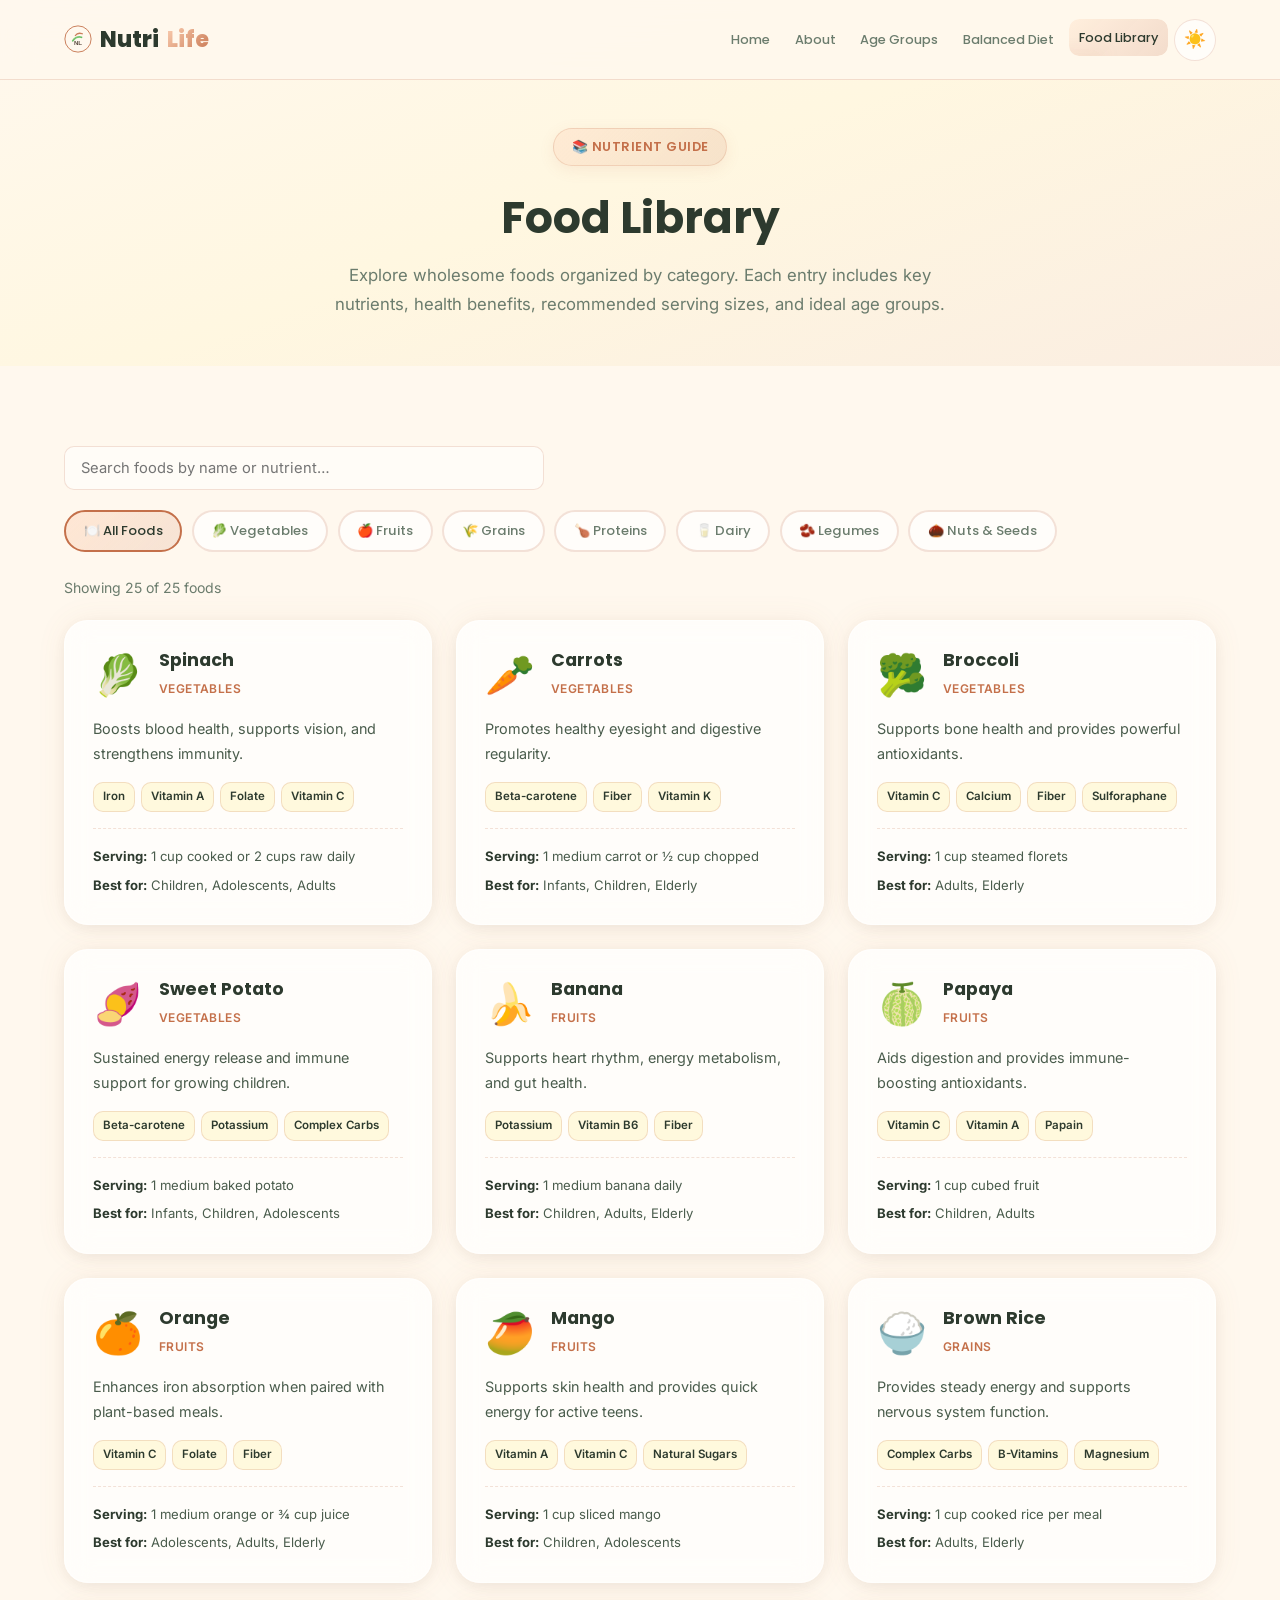
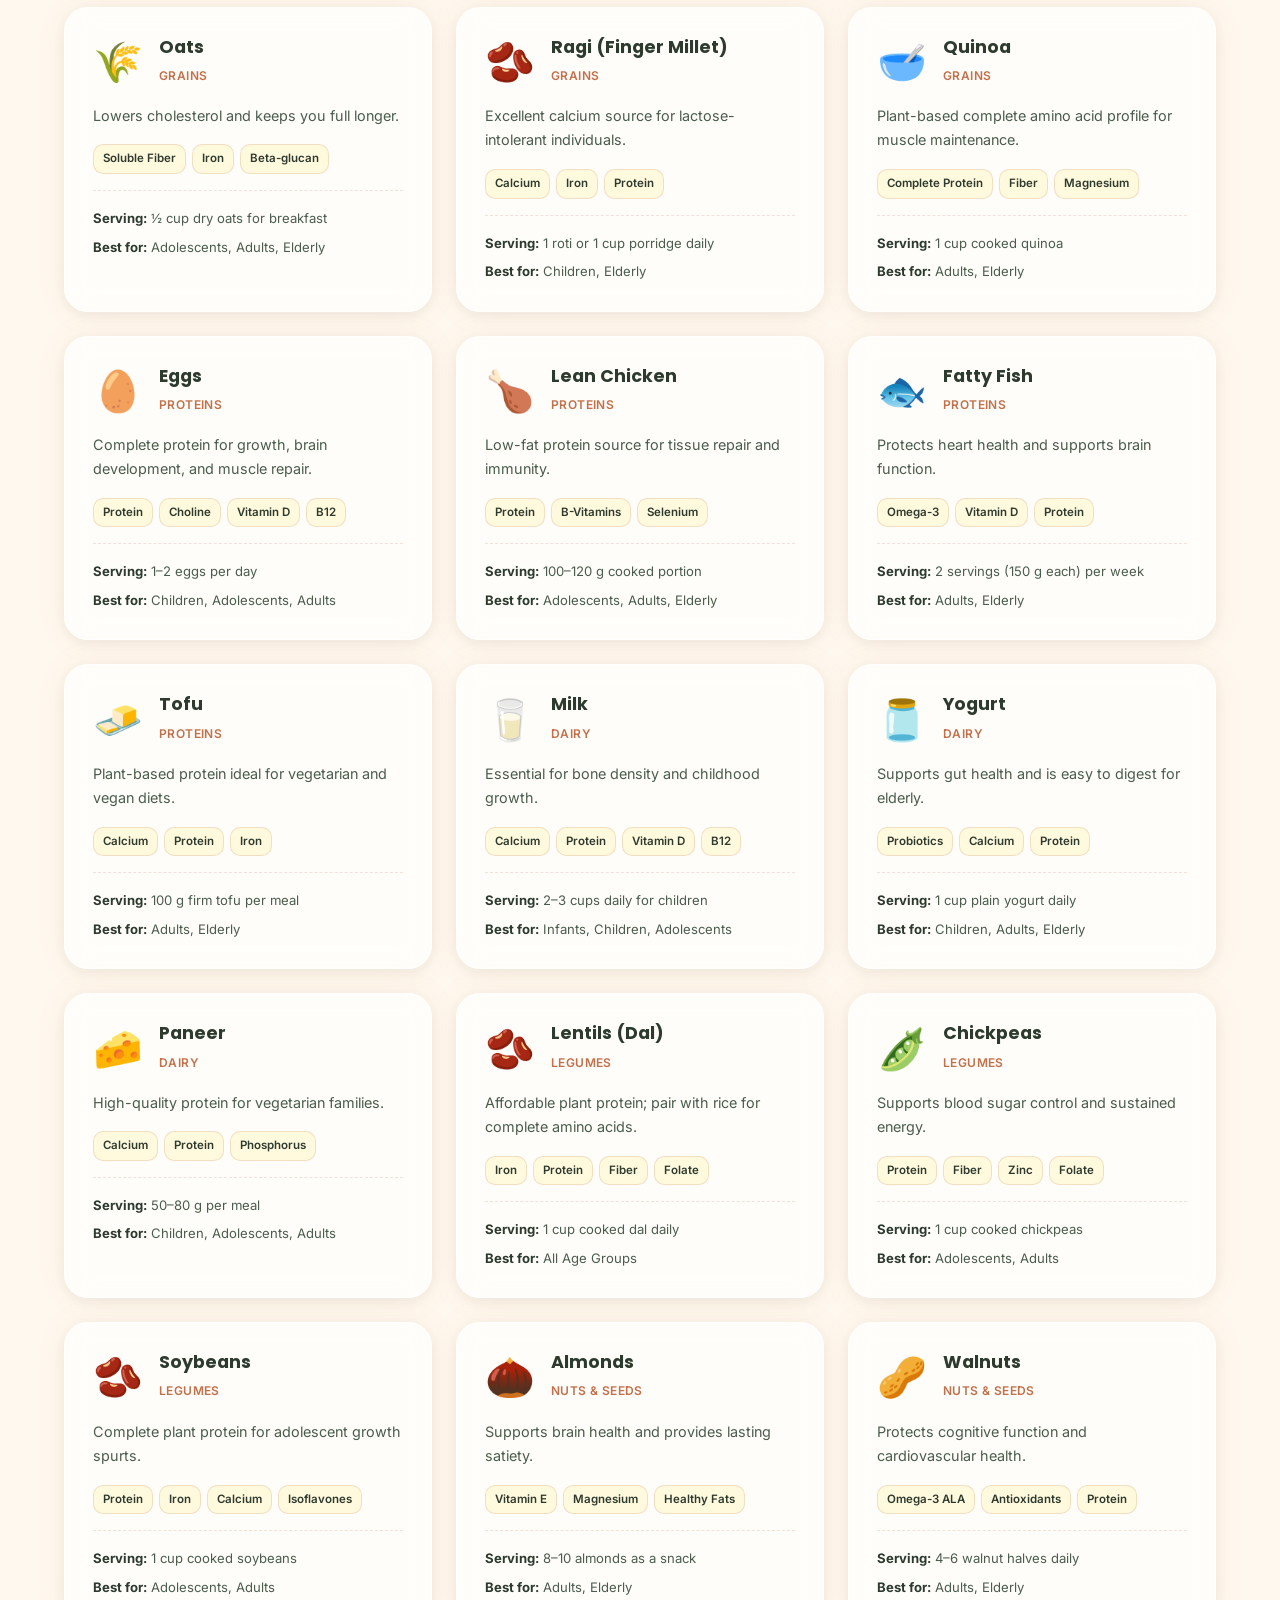
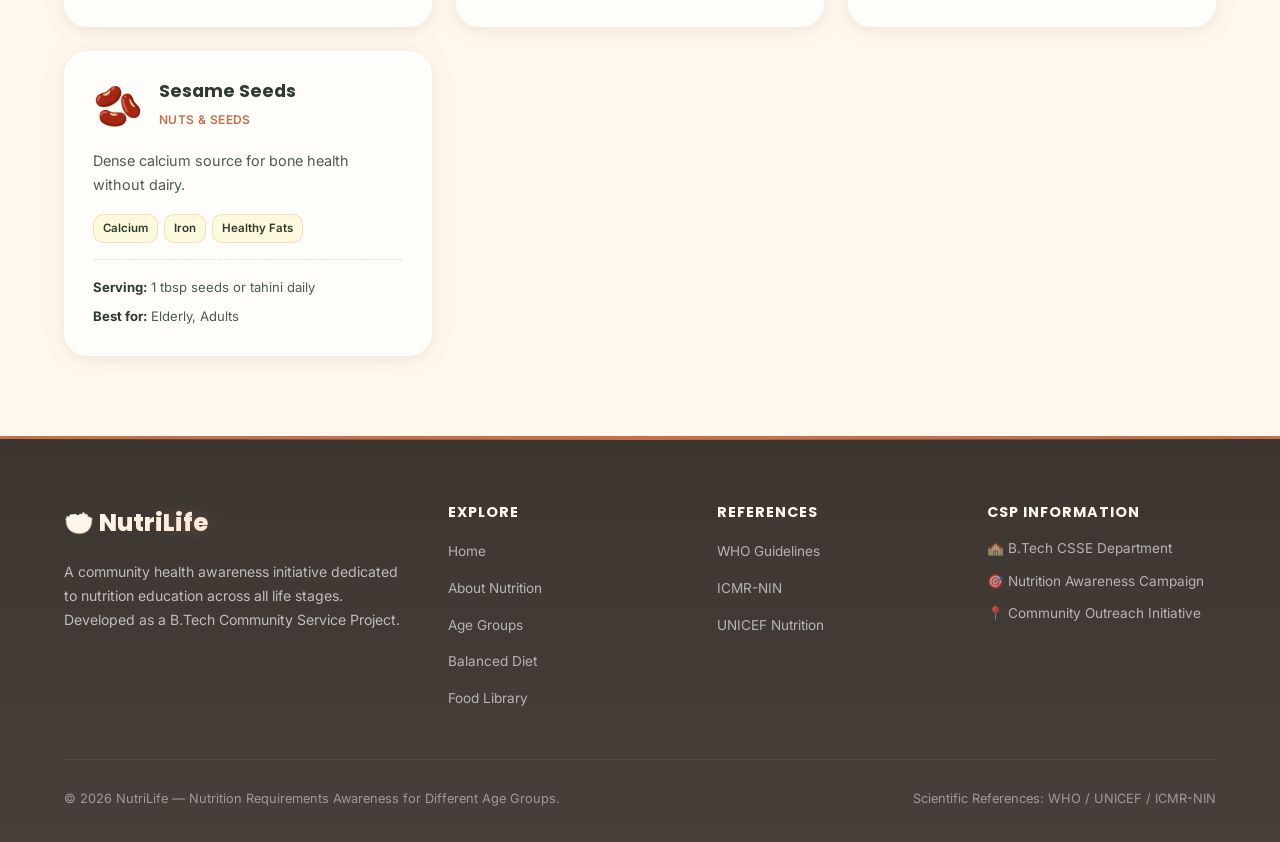
<file: food-library.html>
<!DOCTYPE html>
<html lang="en" data-theme="light">
<head>
  <meta charset="UTF-8">
  <meta name="viewport" content="width=device-width, initial-scale=1.0">
  <title>Food Library | NutriLife</title>
  <meta name="description" content="Browse nutrient-rich foods by category with benefits, serving sizes, and age-group recommendations.">
  <link rel="icon" href="data:image/svg+xml,<svg xmlns=%22http://www.w3.org/2000/svg%22 viewBox=%220 0 100 100%22><text y=%22.9em%22 font-size=%2290%22>🥗</text></svg>">
  <link rel="preconnect" href="https://fonts.googleapis.com">
  <link rel="preconnect" href="https://fonts.gstatic.com" crossorigin>
  <link rel="stylesheet" href="css/style.css">
</head>
<body data-page="food-library">

  <header class="header" id="header">
    <div class="container nav-container">
      <a href="index.html" class="logo" aria-label="NutriLife Home">
        <img src="images/logo-icon.svg" class="logo-icon" alt="NutriLife logo" aria-hidden="true">
        Nutri<span>Life</span>
      </a>
      <div class="header-right">
        <button class="nav-toggle" id="nav-toggle" aria-label="Open navigation menu" aria-expanded="false" aria-controls="nav-menu">
          <span class="nav-toggle-bar"></span>
          <span class="nav-toggle-bar"></span>
          <span class="nav-toggle-bar"></span>
        </button>
        <nav class="nav" aria-label="Primary navigation">
          <ul class="nav-menu" id="nav-menu">
            <li><a href="index.html" class="nav-link">Home</a></li>
            <li><a href="about.html" class="nav-link">About</a></li>
            <li><a href="age-groups.html" class="nav-link">Age Groups</a></li>
            <li><a href="balanced-diet.html" class="nav-link">Balanced Diet</a></li>
            <li><a href="food-library.html" class="nav-link active">Food Library</a></li>
          </ul>
        </nav>
        <button class="theme-toggle" id="theme-toggle" aria-label="Switch to dark mode">
          <span class="theme-icon theme-icon-light" aria-hidden="true">☀️</span>
          <span class="theme-icon theme-icon-dark" aria-hidden="true">🌙</span>
        </button>
      </div>
    </div>
  </header>

  <div class="nav-overlay" id="nav-overlay" aria-hidden="true"></div>

  <main id="main-content">

    <section class="page-hero">
      <div class="container">
        <span class="section-tag reveal">📚 Nutrient Guide</span>
        <h1 class="page-hero-title reveal">Food Library</h1>
        <p class="page-hero-desc reveal">Explore wholesome foods organized by category. Each entry includes key nutrients, health benefits, recommended serving sizes, and ideal age groups.</p>
      </div>
    </section>

    <section class="section">
      <div class="container">
        <div class="library-toolbar reveal">
          <div class="library-search-wrap">
            <label for="food-search" class="visually-hidden">Search foods</label>
            <input type="search" id="food-search" class="form-input library-search" placeholder="Search foods by name or nutrient…" autocomplete="off">
          </div>
          <div class="library-filters" id="library-filters" role="tablist" aria-label="Food category filters"></div>
        </div>

        <p class="library-count reveal" id="library-count" aria-live="polite"></p>
        <div class="food-library-grid" id="food-library-grid"></div>
        <p class="library-empty hidden" id="library-empty">No foods match your search. Try a different keyword or category.</p>
      </div>
    </section>

  </main>

  <footer class="footer">
    <div class="container">
      <div class="footer-grid">
        <div class="footer-brand">
          <div class="footer-logo">🥗 Nutri<span>Life</span></div>
          <p>A community health awareness initiative dedicated to nutrition education across all life stages. Developed as a B.Tech Community Service Project.</p>
        </div>
        <div class="footer-links">
          <h4>Explore</h4>
          <ul>
            <li><a href="index.html">Home</a></li>
            <li><a href="about.html">About Nutrition</a></li>
            <li><a href="age-groups.html">Age Groups</a></li>
            <li><a href="balanced-diet.html">Balanced Diet</a></li>
            <li><a href="food-library.html">Food Library</a></li>
          </ul>
        </div>
        <div class="footer-links">
          <h4>References</h4>
          <ul>
            <li><a href="https://www.who.int" target="_blank" rel="noopener noreferrer">WHO Guidelines</a></li>
            <li><a href="https://www.nin.res.in" target="_blank" rel="noopener noreferrer">ICMR-NIN</a></li>
            <li><a href="https://www.unicef.org/nutrition" target="_blank" rel="noopener noreferrer">UNICEF Nutrition</a></li>
          </ul>
        </div>
        <div class="footer-links">
          <h4>CSP Information</h4>
          <ul class="footer-info">
            <li>🏫 B.Tech CSSE Department</li>
            <li>🎯 Nutrition Awareness Campaign</li>
            <li>📍 Community Outreach Initiative</li>
          </ul>
        </div>
      </div>
      <div class="footer-bottom">
        <p>&copy; 2026 NutriLife — Nutrition Requirements Awareness for Different Age Groups.</p>
        <p>Scientific References: WHO / UNICEF / ICMR-NIN</p>
      </div>
    </div>
  </footer>

  <button class="scroll-top" id="scroll-top" aria-label="Scroll to top">↑</button>
  <script src="js/data.js"></script>
  <script src="js/app.js"></script>
</body>
</html>
</file>
<file: css/style.css>
/* ============================================================
   NutriLife — Nutrition Requirements Awareness
   Complete Stylesheet · Pastel Design System
   ============================================================ */

@import url('https://fonts.googleapis.com/css2?family=Inter:wght@400;500;600&family=Poppins:wght@500;600;700;800&display=swap');

/* ---------- CSS Variables (Light Theme) ---------- */
:root {
  --pastel-yellow: #FFF4B8;
  --sage-green: #B8D8BA;
  --soft-peach: #FFD6BA;
  --warm-cream: #FFF8EE;
  --light-coral: #F4B6B6;
  --warm-terracotta: #C4704A;

  --bg-primary: var(--warm-cream);
  --bg-secondary: #FFFDF5;
  --bg-alt: rgba(196, 112, 74, 0.08);
  --bg-card: rgba(255, 255, 255, 0.72);
  --bg-card-hover: rgba(255, 255, 255, 0.88);
  --bg-footer: #3d3530;

  --text-primary: #2d3a2e;
  --text-secondary: #4a5c4c;
  --text-muted: #6b7c6d;
  --text-inverse: #f5f7f5;

  --accent-primary: #c4704a;
  --accent-secondary: var(--warm-terracotta);
  --accent-terra: #D98C5F;
  --accent-coral: #d48989;

  --border-color: rgba(196, 112, 74, 0.2);
  --border-strong: rgba(196, 112, 74, 0.4);

  --glass-blur: blur(14px);
  --glass-border: 1px solid rgba(255, 255, 255, 0.55);

  --font-display: 'Poppins', sans-serif;
  --font-body: 'Inter', sans-serif;

  --radius-sm: 10px;
  --radius-md: 16px;
  --radius-lg: 24px;
  --radius-full: 9999px;

  --shadow-sm: 0 4px 16px rgba(45, 58, 46, 0.06);
  --shadow-md: 0 8px 32px rgba(45, 58, 46, 0.1);
  --shadow-lg: 0 16px 48px rgba(45, 58, 46, 0.12);

  --header-height: 80px;
  --transition-fast: 150ms cubic-bezier(0.4, 0, 0.2, 1);
  --transition-normal: 300ms cubic-bezier(0.4, 0, 0.2, 1);
  --transition-slow: 500ms cubic-bezier(0.4, 0, 0.2, 1);
}

/* ---------- Dark Theme Variables ---------- */
[data-theme="dark"] {
  --bg-primary: #1a211b;
  --bg-secondary: #222b23;
  --bg-alt: rgba(196, 112, 74, 0.08);
  --bg-card: rgba(40, 50, 42, 0.75);
  --bg-card-hover: rgba(50, 62, 52, 0.88);
  --bg-footer: #151210;

  --text-primary: #e8efe9;
  --text-secondary: #b8c4b9;
  --text-muted: #8a968b;

  --border-color: rgba(196, 112, 74, 0.15);
  --border-strong: rgba(196, 112, 74, 0.3);
  --glass-border: 1px solid rgba(196, 112, 74, 0.12);

  --shadow-sm: 0 4px 16px rgba(0, 0, 0, 0.2);
  --shadow-md: 0 8px 32px rgba(0, 0, 0, 0.3);
  --shadow-lg: 0 16px 48px rgba(0, 0, 0, 0.4);
}

/* ---------- Reset & Base ---------- */
*, *::before, *::after {
  box-sizing: border-box;
  margin: 0;
  padding: 0;
}

html {
  font-size: 16px;
  scroll-behavior: smooth;
  scroll-padding-top: calc(var(--header-height) + 16px);
}

body {
  font-family: var(--font-body);
  color: var(--text-primary);
  background-color: var(--bg-primary);
  line-height: 1.7;
  overflow-x: hidden;
  -webkit-font-smoothing: antialiased;
  transition: background-color var(--transition-normal), color var(--transition-normal);
}

body.menu-open {
  overflow: hidden;
}

img, svg { display: block; max-width: 100%; }

a {
  color: var(--accent-primary);
  text-decoration: none;
  transition: color var(--transition-fast);
}

a:hover { color: var(--accent-secondary); }

ul { list-style: none; }

h1, h2, h3, h4 {
  font-family: var(--font-display);
  font-weight: 700;
  line-height: 1.25;
  color: var(--text-primary);
}

h1 { font-size: clamp(2rem, 5.5vw, 3.25rem); }
h2 { font-size: clamp(1.6rem, 3.5vw, 2.4rem); }
h3 { font-size: clamp(1.2rem, 2.5vw, 1.6rem); }
h4 { font-size: 1.1rem; }

p { color: var(--text-secondary); margin-bottom: 1rem; }
p:last-child { margin-bottom: 0; }

.container {
  width: 100%;
  max-width: 1200px;
  margin: 0 auto;
  padding: 0 1.5rem;
}

.section {
  padding: 5.5rem 0;
  position: relative;
}

.section-alt {
  background-color: var(--bg-alt);
}

/* ---------- Section Headers ---------- */
.section-header {
  text-align: center;
  max-width: 720px;
  margin: 0 auto 3.5rem;
  animation: slideInUp 800ms cubic-bezier(0.34, 1.56, 0.64, 1);
}

.section-tag {
  display: inline-block;
  font-family: var(--font-display);
  font-size: 0.8rem;
  font-weight: 600;
  letter-spacing: 0.5px;
  text-transform: uppercase;
  color: var(--accent-primary);
  background: linear-gradient(135deg, rgba(255, 214, 186, 0.35), rgba(196, 112, 74, 0.15));
  padding: 0.45rem 1.1rem;
  border-radius: var(--radius-full);
  margin-bottom: 1rem;
  border: 1px solid rgba(196, 112, 74, 0.2);
  box-shadow: 0 4px 15px rgba(196, 112, 74, 0.1);
  position: relative;
  overflow: hidden;
  transition: all 300ms cubic-bezier(0.34, 1.56, 0.64, 1);
}

.section-tag::before {
  content: '';
  position: absolute;
  top: 0;
  left: -100%;
  width: 100%;
  height: 100%;
  background: linear-gradient(90deg, transparent, rgba(255, 255, 255, 0.4), transparent);
  animation: shimmer 3s infinite;
}

.section-tag:hover {
  transform: translateY(-2px);
  box-shadow: 0 8px 25px rgba(196, 112, 74, 0.2);
}

[data-theme="dark"] .section-tag {
  background: linear-gradient(135deg, rgba(255, 214, 186, 0.12), rgba(196, 112, 74, 0.08));
}

.section-title { 
  margin-bottom: 1rem;
  background: linear-gradient(135deg, var(--text-primary), var(--accent-primary), var(--text-primary));
  -webkit-background-clip: text;
  -webkit-text-fill-color: transparent;
  background-clip: text;
  background-size: 200% 200%;
  animation: gradientShift 5s ease infinite;
  letter-spacing: -0.5px;
}

.section-desc {
  font-size: 1.05rem;
  color: var(--text-muted);
  line-height: 1.8;
  animation: slideInUp 900ms cubic-bezier(0.34, 1.56, 0.64, 1) 100ms backwards;
}

/* ---------- Glassmorphism Card ---------- */
.glass-card {
  background: var(--bg-card);
  backdrop-filter: var(--glass-blur);
  -webkit-backdrop-filter: var(--glass-blur);
  border: var(--glass-border);
  border-radius: var(--radius-lg);
  box-shadow: 0 0 30px rgba(196, 112, 74, 0.08), var(--shadow-sm);
  transition: all var(--transition-normal) cubic-bezier(0.34, 1.56, 0.64, 1);
  position: relative;
  overflow: hidden;
}

.glass-card::before {
  content: '';
  position: absolute;
  top: -50%;
  right: -50%;
  width: 100%;
  height: 100%;
  background: radial-gradient(circle, rgba(255, 255, 255, 0.1), transparent 70%);
  opacity: 0;
  transition: opacity 600ms ease;
  pointer-events: none;
}

.glass-card:hover {
  background: var(--bg-card-hover);
  box-shadow: 0 0 50px rgba(196, 112, 74, 0.15), 0 20px 50px rgba(196, 112, 74, 0.12);
  backdrop-filter: blur(20px);
  transform: translateY(-8px);
  border-color: rgba(196, 112, 74, 0.3);
}

.glass-card:hover::before {
  opacity: 1;
}

/* ---------- Buttons ---------- */
.btn {
  display: inline-flex;
  align-items: center;
  justify-content: center;
  gap: 0.5rem;
  padding: 0.9rem 1.75rem;
  font-family: var(--font-display);
  font-weight: 600;
  font-size: 0.95rem;
  border: none;
  border-radius: var(--radius-md);
  cursor: pointer;
  transition: all var(--transition-fast) cubic-bezier(0.34, 1.56, 0.64, 1);
  text-decoration: none;
  position: relative;
  overflow: hidden;
  letter-spacing: 0.5px;
  text-transform: uppercase;
  font-size: 0.85rem;
  font-weight: 700;
}

.btn::before {
  content: '';
  position: absolute;
  top: 50%;
  left: 50%;
  width: 0;
  height: 0;
  border-radius: 50%;
  background: rgba(255, 255, 255, 0.4);
  transform: translate(-50%, -50%);
  transition: width 600ms cubic-bezier(0.34, 1.56, 0.64, 1), height 600ms cubic-bezier(0.34, 1.56, 0.64, 1);
  z-index: 0;
}

.btn::after {
  content: '';
  position: absolute;
  inset: -1px;
  background: linear-gradient(135deg, transparent, rgba(255, 255, 255, 0.2), transparent);
  border-radius: var(--radius-md);
  opacity: 0;
  transition: opacity 400ms ease;
  z-index: 0;
  pointer-events: none;
}

.btn span {
  position: relative;
  z-index: 1;
}

.btn:hover::before {
  width: 400px;
  height: 400px;
}

.btn:hover::after {
  opacity: 1;
  animation: shimmer 600ms ease;
}

.btn-primary {
  background: linear-gradient(135deg, var(--soft-peach), var(--warm-terracotta));
  color: var(--text-primary);
  box-shadow: 0 6px 20px rgba(196, 112, 74, 0.3);
  position: relative;
}

.btn-primary:hover {
  transform: translateY(-4px);
  box-shadow: 0 0 40px rgba(196, 112, 74, 0.5), 0 15px 35px rgba(196, 112, 74, 0.4);
  letter-spacing: 1.2px;
  color: var(--text-primary);
}

.btn-primary:active {
  transform: translateY(-1px);
}

.btn-outline {
  background: linear-gradient(135deg, transparent, rgba(196, 112, 74, 0.05));
  color: var(--text-primary);
  border: 2px solid var(--warm-terracotta);
  box-shadow: inset 0 0 20px rgba(196, 112, 74, 0.05);
}

.btn-outline:hover {
  background: linear-gradient(135deg, rgba(196, 112, 74, 0.15), rgba(196, 112, 74, 0.1));
  transform: translateY(-3px);
  color: var(--text-primary);
  box-shadow: 0 0 30px rgba(196, 112, 74, 0.25), inset 0 0 20px rgba(196, 112, 74, 0.1);
}

.btn-full { width: 100%; }

/* ---------- Scroll Reveal Animations ---------- */
.reveal {
  opacity: 0;
  transform: translateY(28px);
  transition: opacity var(--transition-slow), transform var(--transition-slow);
}

.reveal.active {
  opacity: 1;
  transform: translateY(0);
  animation: slideInUp 800ms cubic-bezier(0.34, 1.56, 0.64, 1) forwards;
}

.reveal-delay-1 { 
  transition-delay: 100ms; 
  animation-delay: 100ms;
}
.reveal-delay-2 { 
  transition-delay: 200ms;
  animation-delay: 200ms;
}
.reveal-delay-3 { 
  transition-delay: 300ms;
  animation-delay: 300ms;
}

/* ---------- Header & Navigation ---------- */
.header {
  position: fixed;
  top: 0;
  left: 0;
  width: 100%;
  height: var(--header-height);
  background: rgba(255, 248, 238, 0.85);
  backdrop-filter: blur(16px);
  -webkit-backdrop-filter: blur(16px);
  border-bottom: 1px solid var(--border-color);
  z-index: 1000;
  transition: all var(--transition-normal);
  box-shadow: 0 0 0 rgba(196, 112, 74, 0.1);
}

.header::after {
  content: '';
  position: absolute;
  bottom: 0;
  left: 0;
  right: 0;
  height: 1px;
  background: linear-gradient(90deg, transparent, var(--warm-terracotta), transparent);
  opacity: 0;
  transition: opacity var(--transition-normal);
}

.header.scrolled::after {
  opacity: 1;
}

[data-theme="dark"] .header {
  background: rgba(26, 33, 27, 0.9);
}

.header.scrolled {
  height: 70px;
  box-shadow: 0 8px 32px rgba(45, 58, 46, 0.15);
}

.nav-container {
  display: flex;
  align-items: center;
  justify-content: space-between;
  height: 100%;
  gap: 1rem;
}

.header-right {
  display: flex;
  align-items: center;
  gap: 0.35rem;
  margin-left: auto;
}

.logo {
  display: flex;
  align-items: center;
  gap: 0.5rem;
  font-family: var(--font-display);
  font-size: 1.4rem;
  font-weight: 800;
  color: var(--text-primary);
  flex-shrink: 0;
  transition: all 300ms cubic-bezier(0.34, 1.56, 0.64, 1);
}

.logo:hover { 
  color: var(--accent-primary);
  transform: scale(1.05);
}

.logo span {
  display: inline;
  margin: 0;
  padding: 0;
  color: var(--accent-terra);
}

.logo-icon {
  width: 1.75rem;
  height: 1.75rem;
  display: inline-block;
  object-fit: contain;
  vertical-align: middle;
  animation: float 4s ease-in-out infinite;
}

.logo span {
  background: linear-gradient(135deg, var(--soft-peach), var(--warm-terracotta));
  -webkit-background-clip: text;
  -webkit-text-fill-color: transparent;
  background-clip: text;
}

.nav { flex: none; display: flex; justify-content: flex-end; min-width: 0; }

.nav-menu {
  display: flex;
  align-items: center;
  gap: 0.25rem;
  list-style: none;
  flex-wrap: nowrap;
}

.nav-link {
  display: block;
  padding: 0.5rem 0.65rem;
  font-family: var(--font-display);
  font-size: 0.8rem;
  font-weight: 500;
  color: var(--text-muted);
  border-radius: var(--radius-sm);
  position: relative;
  transition: all var(--transition-fast) cubic-bezier(0.34, 1.56, 0.64, 1);
  white-space: nowrap;
  overflow: hidden;
}

.nav-link::before {
  content: '';
  position: absolute;
  inset: 0;
  background: linear-gradient(135deg, rgba(255, 214, 186, 0.3), rgba(196, 112, 74, 0.2));
  border-radius: var(--radius-sm);
  opacity: 0;
  transition: opacity var(--transition-fast);
  z-index: -1;
}

.nav-link::after {
  content: '';
  position: absolute;
  bottom: 0;
  left: 50%;
  transform: translateX(-50%);
  width: 0;
  height: 2px;
  background: linear-gradient(90deg, var(--soft-peach), var(--warm-terracotta));
  border-radius: var(--radius-full);
  transition: width var(--transition-normal) cubic-bezier(0.34, 1.56, 0.64, 1);
  box-shadow: 0 0 10px rgba(196, 112, 74, 0.3);
}

.nav-link:hover,
.nav-link.active {
  color: var(--text-primary);
  transform: translateY(-2px);
}

.nav-link:hover::before,
.nav-link.active::before {
  opacity: 1;
}

.nav-link:hover::after,
.nav-link.active::after {
  width: 70%;
  box-shadow: 0 0 15px rgba(196, 112, 74, 0.5);
}

/* Theme Toggle */
.theme-toggle {
  width: 42px;
  height: 42px;
  border-radius: var(--radius-full);
  border: 1px solid var(--border-color);
  background: var(--bg-card);
  cursor: pointer;
  display: flex;
  align-items: center;
  justify-content: center;
  font-size: 1.1rem;
  flex-shrink: 0;
  transition: all var(--transition-fast) cubic-bezier(0.34, 1.56, 0.64, 1);
  position: relative;
  overflow: hidden;
}

.theme-toggle::before {
  content: '';
  position: absolute;
  inset: 0;
  background: linear-gradient(135deg, rgba(255, 214, 186, 0.2), rgba(196, 112, 74, 0.1));
  opacity: 0;
  transition: opacity var(--transition-fast);
}

.theme-toggle:hover {
  background: var(--pastel-yellow);
  transform: scale(1.1) rotate(15deg);
  box-shadow: 0 0 20px rgba(196, 112, 74, 0.3);
}

.theme-toggle:hover::before {
  opacity: 1;
}

[data-theme="dark"] .theme-icon-light { display: none; }
[data-theme="light"] .theme-icon-dark { display: none; }

/* Mobile Nav Toggle */
.nav-toggle {
  display: none;
  flex-direction: column;
  gap: 5px;
  background: none;
  border: none;
  cursor: pointer;
  padding: 6px;
}

.nav-toggle-bar {
  display: block;
  width: 24px;
  height: 2.5px;
  background: var(--text-primary);
  border-radius: 2px;
  transition: all var(--transition-normal);
}

.nav-toggle.active .nav-toggle-bar:nth-child(1) {
  transform: rotate(45deg) translate(5px, 5px);
}

.nav-toggle.active .nav-toggle-bar:nth-child(2) {
  opacity: 0;
}

.nav-toggle.active .nav-toggle-bar:nth-child(3) {
  transform: rotate(-45deg) translate(5px, -5px);
}

/* Mobile nav overlay */
.nav-overlay {
  position: fixed;
  inset: 0;
  background: rgba(45, 58, 46, 0.35);
  backdrop-filter: blur(2px);
  opacity: 0;
  visibility: hidden;
  transition: opacity var(--transition-normal), visibility var(--transition-normal);
  z-index: 999;
}

.nav-overlay.active {
  opacity: 1;
  visibility: visible;
}

/* ---------- Hero Section ---------- */
.hero {
  min-height: 100vh;
  display: flex;
  align-items: center;
  padding-top: var(--header-height);
  position: relative;
  overflow: hidden;
  background: linear-gradient(160deg, var(--warm-cream) 0%, rgba(255, 244, 184, 0.3) 50%, rgba(184, 216, 186, 0.2) 100%);
  animation: slideInUp 1200ms cubic-bezier(0.34, 1.56, 0.64, 1);
}

[data-theme="dark"] .hero {
  background: linear-gradient(160deg, var(--bg-primary) 0%, rgba(184, 216, 186, 0.05) 100%);
}

.hero::before {
  content: '';
  position: absolute;
  inset: 0;
  background: radial-gradient(ellipse at 20% 50%, rgba(255, 214, 186, 0.1) 0%, transparent 50%),
              radial-gradient(ellipse at 80% 80%, rgba(184, 216, 186, 0.08) 0%, transparent 50%);
  pointer-events: none;
  animation: float 15s ease-in-out infinite;
}

.hero-bg-shapes {
  position: absolute;
  inset: 0;
  pointer-events: none;
  overflow: hidden;
}

.shape {
  position: absolute;
  border-radius: 50%;
  opacity: 0.35;
  animation: float 8s ease-in-out infinite;
  filter: blur(1px);
}

.shape-1 {
  width: 300px;
  height: 300px;
  background: linear-gradient(135deg, var(--pastel-yellow), rgba(255, 244, 184, 0.5));
  top: -80px;
  right: -60px;
  box-shadow: 0 20px 60px rgba(255, 244, 184, 0.4);
}

.shape-2 {
  width: 200px;
  height: 200px;
  background: linear-gradient(135deg, var(--sage-green), rgba(184, 216, 186, 0.5));
  bottom: 10%;
  left: -50px;
  animation-delay: 2s;
  box-shadow: 0 20px 60px rgba(184, 216, 186, 0.3);
}

.shape-3 {
  width: 150px;
  height: 150px;
  background: linear-gradient(135deg, var(--light-coral), rgba(244, 182, 182, 0.5));
  top: 40%;
  right: 20%;
  animation-delay: 4s;
  box-shadow: 0 20px 60px rgba(244, 182, 182, 0.3);
}

.hero-grid {
  display: grid;
  grid-template-columns: 1fr 1fr;
  gap: 3rem;
  align-items: center;
  position: relative;
  z-index: 1;
}

.hero-tag {
  display: inline-block;
  font-size: 0.78rem;
  font-weight: 600;
  letter-spacing: 0.3px;
  color: var(--accent-primary);
  background: linear-gradient(135deg, rgba(255, 214, 186, 0.4), rgba(196, 112, 74, 0.2));
  padding: 0.4rem 1rem;
  border-radius: var(--radius-full);
  margin-bottom: 1.25rem;
  border: 1px solid rgba(196, 112, 74, 0.2);
  box-shadow: 0 4px 15px rgba(196, 112, 74, 0.1);
  animation: slideInUp 800ms cubic-bezier(0.34, 1.56, 0.64, 1);
  position: relative;
  overflow: hidden;
}

.hero-tag::before {
  content: '';
  position: absolute;
  top: 0;
  left: -100%;
  width: 100%;
  height: 100%;
  background: linear-gradient(90deg, transparent, rgba(255, 255, 255, 0.3), transparent);
  animation: shimmer 3s infinite;
}

.hero-title { 
  margin-bottom: 1.25rem;
  animation: slideInUp 900ms cubic-bezier(0.34, 1.56, 0.64, 1) 100ms backwards;
}

.hero-title span {
  color: var(--accent-terra);
  background: linear-gradient(135deg, var(--accent-terra), var(--soft-peach));
  -webkit-background-clip: text;
  -webkit-text-fill-color: transparent;
  background-clip: text;
}

.hero-desc {
  font-size: 1.08rem;
  max-width: 540px;
  margin-bottom: 1.5rem;
  animation: slideInUp 1000ms cubic-bezier(0.34, 1.56, 0.64, 1) 150ms backwards;
  line-height: 1.8;
  color: var(--text-secondary);
}

.hero-badges {
  display: flex;
  flex-wrap: wrap;
  gap: 0.6rem;
  margin-bottom: 2rem;
  animation: slideInUp 1100ms cubic-bezier(0.34, 1.56, 0.64, 1) 200ms backwards;
}

.hero-badge {
  font-size: 0.82rem;
  font-weight: 500;
  padding: 0.45rem 0.9rem;
  background: linear-gradient(135deg, var(--bg-card), rgba(255, 255, 255, 0.5));
  border: 1px solid var(--border-color);
  border-radius: var(--radius-full);
  color: var(--text-secondary);
  transition: all var(--transition-fast) cubic-bezier(0.34, 1.56, 0.64, 1);
  position: relative;
  overflow: hidden;
  cursor: default;
}

.hero-badge::before {
  content: '';
  position: absolute;
  top: 0;
  left: -100%;
  width: 100%;
  height: 100%;
  background: linear-gradient(90deg, transparent, rgba(255, 255, 255, 0.4), transparent);
  transition: left 600ms ease;
}

.hero-badge:hover {
  background: linear-gradient(135deg, var(--pastel-yellow), rgba(255, 214, 186, 0.6));
  transform: translateY(-3px);
  box-shadow: 0 8px 20px rgba(196, 112, 74, 0.2);
  border-color: var(--warm-terracotta);
}

.hero-badge:hover::before {
  left: 100%;
}

.hero-cta {
  display: flex;
  flex-wrap: wrap;
  gap: 1rem;
  animation: slideInUp 1200ms cubic-bezier(0.34, 1.56, 0.64, 1) 250ms backwards;
}

.hero-visual {
  display: flex;
  justify-content: center;
  animation: slideInRight 1200ms cubic-bezier(0.34, 1.56, 0.64, 1) 300ms backwards;
}

.hero-plate {
  padding: 2rem;
  animation: float 5s ease-in-out infinite;
  position: relative;
}

.hero-plate::before {
  content: '';
  position: absolute;
  inset: -2px;
  background: linear-gradient(135deg, var(--soft-peach), var(--warm-terracotta));
  border-radius: var(--radius-lg);
  opacity: 0;
  transition: opacity 400ms ease;
  z-index: -1;
}

.hero-plate:hover::before {
  opacity: 0.15;
}

.hero-illustration {
  width: 100%;
  max-width: 380px;
  filter: drop-shadow(0 20px 40px rgba(196, 112, 74, 0.15));
}

/* ---------- Page Hero (Inner Pages) ---------- */
.page-hero {
  padding: calc(var(--header-height) + 3rem) 0 3rem;
  background: linear-gradient(160deg, var(--warm-cream) 0%, rgba(255, 244, 184, 0.25) 50%, rgba(196, 112, 74, 0.08) 100%);
  text-align: center;
}

[data-theme="dark"] .page-hero {
  background: linear-gradient(160deg, var(--bg-primary) 0%, rgba(196, 112, 74, 0.06) 100%);
}

.page-hero-title {
  font-size: clamp(2rem, 4.5vw, 2.75rem);
  margin-bottom: 1rem;
}

.page-hero-desc {
  max-width: 640px;
  margin: 0 auto;
  font-size: 1.05rem;
  color: var(--text-muted);
}

/* ---------- Home Page Cards ---------- */
.home-cards {
  display: grid;
  grid-template-columns: repeat(auto-fit, minmax(260px, 1fr));
  gap: 1.5rem;
}

.home-card {
  display: flex;
  flex-direction: column;
  padding: 2rem;
  text-decoration: none;
  color: inherit;
  transition: transform var(--transition-normal), box-shadow var(--transition-normal);
}

.home-card:hover {
  transform: translateY(-8px);
  color: inherit;
}

.home-card-icon {
  font-size: 2.25rem;
  margin-bottom: 1rem;
}

.home-card h3 {
  margin-bottom: 0.75rem;
  font-size: 1.15rem;
}

.home-card p {
  font-size: 0.92rem;
  flex: 1;
  margin-bottom: 1.25rem;
}

.home-card-link {
  font-family: var(--font-display);
  font-weight: 600;
  font-size: 0.88rem;
  color: var(--warm-terracotta);
}

.home-highlight {
  display: grid;
  grid-template-columns: 1.4fr 1fr;
  gap: 2.5rem;
  align-items: center;
  padding: 2.5rem;
}

.home-highlight h2 {
  margin: 0.75rem 0 1rem;
  font-size: clamp(1.4rem, 3vw, 1.85rem);
}

.home-highlight p {
  margin-bottom: 1.5rem;
}

.home-highlight-stats {
  display: flex;
  flex-direction: column;
  gap: 1rem;
}

.mini-stat {
  background: rgba(196, 112, 74, 0.1);
  border-left: 4px solid var(--warm-terracotta);
  border-radius: var(--radius-sm);
  padding: 1.25rem 1.5rem;
}

.mini-stat strong {
  display: block;
  font-family: var(--font-display);
  font-size: 2rem;
  font-weight: 800;
  color: var(--warm-terracotta);
  line-height: 1.1;
}

.mini-stat span {
  font-size: 0.85rem;
  color: var(--text-secondary);
}

/* ---------- Guidelines Grid (About Page) ---------- */
.guidelines-grid {
  display: grid;
  grid-template-columns: repeat(auto-fit, minmax(280px, 1fr));
  gap: 1.5rem;
}

.guideline-card {
  padding: 2rem;
}

.guideline-card h3 {
  margin-bottom: 0.75rem;
  color: var(--warm-terracotta);
}

.guideline-card p {
  font-size: 0.92rem;
  margin: 0;
}

/* ---------- Food Library Page ---------- */
.library-toolbar {
  display: flex;
  flex-direction: column;
  gap: 1.25rem;
  margin-bottom: 1.5rem;
}

.library-search-wrap {
  max-width: 480px;
}

.library-search {
  background: var(--bg-card);
}

.library-filters {
  display: flex;
  flex-wrap: wrap;
  gap: 0.6rem;
}

.library-filter {
  background: var(--bg-card);
  border: 2px solid var(--border-color);
  border-radius: var(--radius-full);
  padding: 0.55rem 1.1rem;
  font-family: var(--font-display);
  font-size: 0.82rem;
  font-weight: 500;
  color: var(--text-muted);
  cursor: pointer;
  transition: all var(--transition-fast);
}

.library-filter:hover {
  border-color: var(--warm-terracotta);
  color: var(--text-primary);
}

.library-filter.active {
  background: linear-gradient(135deg, rgba(255, 214, 186, 0.5), rgba(196, 112, 74, 0.15));
  border-color: var(--warm-terracotta);
  color: var(--text-primary);
}

.library-count {
  font-size: 0.88rem;
  color: var(--text-muted);
  margin-bottom: 1.25rem;
}

.library-empty {
  text-align: center;
  padding: 3rem 1rem;
  color: var(--text-muted);
  font-size: 1rem;
}

.library-empty.hidden {
  display: none;
}

.food-library-grid {
  display: grid;
  grid-template-columns: repeat(auto-fill, minmax(300px, 1fr));
  gap: 1.5rem;
}

.food-lib-card {
  padding: 1.75rem;
  transition: transform var(--transition-normal);
}

.food-lib-card:hover {
  transform: translateY(-6px);
}

.food-lib-header {
  display: flex;
  align-items: center;
  gap: 1rem;
  margin-bottom: 1rem;
}

.food-lib-icon {
  font-size: 2.5rem;
  line-height: 1;
}

.food-lib-header h3 {
  font-size: 1.1rem;
  margin-bottom: 0.2rem;
}

.food-lib-category {
  font-size: 0.75rem;
  font-weight: 600;
  text-transform: uppercase;
  letter-spacing: 0.4px;
  color: var(--warm-terracotta);
}

.food-lib-benefits {
  font-size: 0.9rem;
  margin-bottom: 1rem;
}

.food-lib-nutrients {
  display: flex;
  flex-wrap: wrap;
  gap: 0.4rem;
  margin-bottom: 1rem;
}

.nutrient-badge {
  font-size: 0.72rem;
  font-weight: 600;
  background: rgba(255, 244, 184, 0.45);
  border: 1px solid var(--border-color);
  padding: 0.25rem 0.55rem;
  border-radius: var(--radius-sm);
}

.food-lib-meta {
  font-size: 0.82rem;
  color: var(--text-secondary);
  display: flex;
  flex-direction: column;
  gap: 0.4rem;
  padding-top: 1rem;
  border-top: 1px dashed var(--border-color);
}

.food-lib-meta strong {
  color: var(--text-primary);
}

.visually-hidden {
  position: absolute;
  width: 1px;
  height: 1px;
  padding: 0;
  margin: -1px;
  overflow: hidden;
  clip: rect(0, 0, 0, 0);
  white-space: nowrap;
  border: 0;
}

/* ---------- About Section ---------- */
.about-grid {
  display: grid;
  grid-template-columns: 1fr 1fr;
  gap: 2rem;
  align-items: start;
}

.about-nutrition-layout {
  grid-template-columns: 1fr;
  gap: 1.5rem;
}

.about-intro {
  padding: 2.5rem;
}

.about-nutrition-layout .about-intro {
  display: grid;
  grid-template-columns: minmax(0, 1.45fr) minmax(280px, 0.8fr);
  gap: 2rem;
  align-items: center;
  padding: 2rem 2.25rem;
}

.about-intro h2,
.about-intro h3 { margin-bottom: 1rem; }

.about-list {
  margin-top: 1.25rem;
  display: flex;
  flex-direction: column;
  gap: 0.6rem;
}

.about-list li {
  position: relative;
  padding-left: 1.5rem;
  font-size: 0.95rem;
  color: var(--text-secondary);
}

.about-list li::before {
  content: '✓';
  position: absolute;
  left: 0;
  color: var(--warm-terracotta);
  font-weight: 700;
}

.about-nutrition-layout .about-list {
  margin-top: 0;
}

.about-carousel {
  overflow: hidden;
  width: 100%;
  padding: 0.25rem 0.15rem 0.5rem;
}

.about-cards {
  --about-card-gap: 1.25rem;
  --about-cards-visible: 4;
  display: flex;
  gap: var(--about-card-gap);
  will-change: transform, opacity;
}

.about-cards.is-sliding {
  opacity: 0.72;
  transform: translateX(calc(-1 * ((100% - (var(--about-cards-visible) - 1) * var(--about-card-gap)) / var(--about-cards-visible) + var(--about-card-gap))));
  transition: transform 760ms cubic-bezier(0.4, 0, 0.2, 1), opacity 760ms cubic-bezier(0.4, 0, 0.2, 1);
}

.about-card {
  flex: 0 0 calc((100% - (var(--about-cards-visible) - 1) * var(--about-card-gap)) / var(--about-cards-visible));
  padding: 1.75rem;
}

.about-card-icon {
  font-size: 2rem;
  display: block;
  margin-bottom: 0.75rem;
}

.about-card h4 { margin-bottom: 0.5rem; }

.about-card p { font-size: 0.9rem; }

/* ---------- Age Groups Section ---------- */
.age-explorer-section {
  padding-top: calc(var(--header-height) + 3rem);
}

.age-explorer-intro {
  text-align: center;
  max-width: 720px;
  margin: 0 auto 3rem;
}

.age-explorer-title {
  font-size: clamp(2rem, 4.5vw, 2.75rem);
  color: var(--text-primary);
  margin-bottom: 0.75rem;
}

.age-explorer-accent {
  display: block;
  width: 56px;
  height: 4px;
  background: var(--warm-terracotta);
  border-radius: var(--radius-full);
  margin: 0 auto 1.25rem;
}

.age-explorer-desc {
  font-size: 1.05rem;
  color: var(--text-muted);
  line-height: 1.7;
}

.age-explorer-cards {
  display: grid;
  grid-template-columns: repeat(4, 1fr);
  gap: 1.25rem;
  margin-bottom: 2.5rem;
}

.age-explorer-card {
  background: var(--bg-card);
  border: 1px solid var(--border-color);
  border-radius: var(--radius-lg);
  padding: 2rem 1.25rem;
  display: flex;
  flex-direction: column;
  align-items: center;
  text-align: center;
  cursor: pointer;
  box-shadow: var(--shadow-sm);
  transition: transform var(--transition-normal), box-shadow var(--transition-normal), border-color var(--transition-fast);
}

.age-explorer-card:hover {
  transform: translateY(-6px);
  box-shadow: var(--shadow-md);
  border-color: var(--warm-terracotta);
}

.age-explorer-card.active {
  border-color: var(--warm-terracotta);
  box-shadow: 0 8px 28px rgba(196, 112, 74, 0.18);
  transform: translateY(-4px);
}

.age-explorer-icon {
  width: 72px;
  height: 72px;
  border-radius: var(--radius-full);
  display: flex;
  align-items: center;
  justify-content: center;
  font-size: 2rem;
  margin-bottom: 1.25rem;
}

.age-icon-yellow { background: rgba(255, 244, 184, 0.85); }
.age-icon-pink { background: rgba(244, 182, 182, 0.55); }
.age-icon-green { background: rgba(184, 216, 186, 0.65); }
.age-icon-peach { background: rgba(255, 214, 186, 0.75); }

.age-explorer-name {
  font-family: var(--font-display);
  font-weight: 700;
  font-size: 1.05rem;
  color: var(--text-primary);
  margin-bottom: 0.35rem;
}

.age-explorer-range {
  font-size: 0.88rem;
  color: var(--text-muted);
}

.age-tabs {
  display: flex;
  flex-wrap: wrap;
  justify-content: center;
  gap: 0.75rem;
  margin-bottom: 2rem;
}

.age-tab {
  background: var(--bg-card);
  border: 2px solid var(--border-color);
  border-radius: var(--radius-md);
  padding: 0.85rem 1.25rem;
  font-family: var(--font-display);
  font-weight: 600;
  font-size: 0.85rem;
  color: var(--text-muted);
  cursor: pointer;
  text-align: center;
  line-height: 1.4;
  transition: all var(--transition-fast);
}

.age-tab small {
  display: block;
  font-weight: 500;
  font-size: 0.72rem;
  opacity: 0.75;
}

.age-tab:hover {
  border-color: var(--warm-terracotta);
  color: var(--text-primary);
}

.age-tab.active {
  background: linear-gradient(135deg, rgba(255, 244, 184, 0.6), rgba(196, 112, 74, 0.15));
  border-color: var(--warm-terracotta);
  color: var(--text-primary);
  box-shadow: var(--shadow-sm);
}

.age-panel {
  padding: 2.5rem;
  min-height: 400px;
  transition: opacity var(--transition-normal), transform var(--transition-normal);
}

.age-panel-header {
  display: flex;
  align-items: center;
  gap: 1.25rem;
  margin-bottom: 1.5rem;
  padding-bottom: 1.5rem;
  border-bottom: 2px dashed var(--border-color);
}

.age-panel-icon { font-size: 3rem; }

.age-panel-tagline {
  font-size: 1.05rem;
  font-weight: 500;
  color: var(--accent-primary);
  margin-top: 0.25rem;
}

.age-panel-body {
  display: grid;
  grid-template-columns: 1.2fr 1fr;
  gap: 2.5rem;
}

.age-req-grid {
  display: grid;
  grid-template-columns: 1fr 1fr;
  gap: 1rem;
  margin-top: 1.5rem;
}

.age-req-item {
  background: rgba(255, 244, 184, 0.2);
  border-radius: var(--radius-sm);
  padding: 1rem;
  border-left: 3px solid var(--warm-terracotta);
}

[data-theme="dark"] .age-req-item {
  background: rgba(184, 216, 186, 0.08);
}

.age-req-label {
  font-size: 0.75rem;
  font-weight: 600;
  color: var(--text-muted);
  text-transform: uppercase;
  letter-spacing: 0.3px;
}

.age-req-value {
  font-family: var(--font-display);
  font-size: 1.05rem;
  font-weight: 700;
  color: var(--text-primary);
  margin: 0.25rem 0 0.5rem;
}

.age-req-bar {
  height: 5px;
  background: rgba(184, 216, 186, 0.3);
  border-radius: var(--radius-full);
  overflow: hidden;
}

.age-req-fill {
  height: 100%;
  border-radius: var(--radius-full);
  background: linear-gradient(90deg, var(--soft-peach), var(--warm-terracotta));
  transition: width var(--transition-slow);
}

.age-side-section { margin-bottom: 1.5rem; }

.age-side-section h4 {
  font-size: 0.85rem;
  text-transform: uppercase;
  letter-spacing: 0.5px;
  margin-bottom: 0.75rem;
  color: var(--text-primary);
}

.nutrient-tags {
  display: flex;
  flex-wrap: wrap;
  gap: 0.5rem;
}

.nutrient-tag {
  background: rgba(184, 216, 186, 0.25);
  border: 1px solid var(--border-color);
  border-radius: var(--radius-sm);
  padding: 0.4rem 0.75rem;
  font-size: 0.78rem;
}

.nutrient-tag strong {
  display: block;
  font-size: 0.82rem;
  color: var(--text-primary);
}

.food-grid-mini {
  display: grid;
  grid-template-columns: 1fr 1fr;
  gap: 0.6rem;
}

.food-mini {
  background: rgba(255, 214, 186, 0.2);
  border-radius: var(--radius-sm);
  padding: 0.65rem 0.85rem;
  font-size: 0.82rem;
}

.food-mini strong { color: var(--text-primary); display: block; }

.def-warning {
  background: rgba(244, 182, 182, 0.15);
  border-left: 3px solid var(--light-coral);
  border-radius: 0 var(--radius-sm) var(--radius-sm) 0;
  padding: 0.85rem 1rem;
  margin-bottom: 0.6rem;
  font-size: 0.85rem;
}

.def-warning strong { color: var(--accent-coral); }

/* ---------- Balanced Diet Section ---------- */
.balance-grid {
  display: grid;
  grid-template-columns: 1fr 1fr;
  gap: 2rem;
  align-items: start;
}

.balance-visual {
  padding: 2.5rem;
}

.balance-visual h3 { margin-bottom: 1.5rem; text-align: center; }

.plate-model {
  display: grid;
  grid-template-columns: 1fr 1fr;
  grid-template-rows: auto auto;
  gap: 0.75rem;
  margin-bottom: 1.5rem;
}

.plate-segment {
  padding: 1.25rem;
  border-radius: var(--radius-md);
  text-align: center;
  font-size: 0.85rem;
  line-height: 1.5;
  transition: transform var(--transition-fast);
}

.plate-segment:hover { transform: scale(1.03); }

.plate-segment span { font-size: 1.5rem; display: block; margin-bottom: 0.25rem; }

.plate-veg {
  grid-column: 1 / -1;
  background: rgba(184, 216, 186, 0.35);
}

.plate-grain { background: rgba(255, 244, 184, 0.45); }
.plate-protein { background: rgba(255, 214, 186, 0.4); }

.plate-note {
  font-size: 0.88rem;
  text-align: center;
  color: var(--text-muted);
}

.balance-benefits {
  display: flex;
  flex-direction: column;
  gap: 1rem;
}

.benefit-card {
  display: flex;
  align-items: flex-start;
  gap: 1.25rem;
  padding: 1.5rem;
}

.benefit-icon { font-size: 2rem; flex-shrink: 0; }

.benefit-card h4 { margin-bottom: 0.35rem; }
.benefit-card p { font-size: 0.9rem; margin: 0; }

/* ---------- Deficiencies Section ---------- */
.def-grid {
  display: grid;
  grid-template-columns: repeat(auto-fit, minmax(280px, 1fr));
  gap: 1.5rem;
}

.def-card {
  padding: 2rem;
  border-top: 4px solid var(--light-coral);
}

.def-card:hover { transform: translateY(-6px); }

.def-category {
  font-size: 0.72rem;
  font-weight: 700;
  text-transform: uppercase;
  letter-spacing: 0.5px;
  color: var(--accent-coral);
  margin-bottom: 0.5rem;
}

.def-card h3 { margin-bottom: 1rem; }

.def-detail { margin-bottom: 0.85rem; }

.def-detail-title {
  font-weight: 700;
  font-size: 0.85rem;
  color: var(--text-primary);
  margin-bottom: 0.2rem;
}

.def-detail p { font-size: 0.88rem; margin: 0; }

.def-foods {
  display: flex;
  flex-wrap: wrap;
  gap: 0.4rem;
  margin-top: 0.5rem;
}

.def-food-badge {
  font-size: 0.75rem;
  font-weight: 600;
  background: rgba(255, 244, 184, 0.4);
  border: 1px solid var(--border-color);
  padding: 0.2rem 0.55rem;
  border-radius: var(--radius-sm);
}

/* ---------- Tips Section ---------- */
.tips-grid {
  display: grid;
  grid-template-columns: repeat(auto-fit, minmax(300px, 1fr));
  gap: 1.5rem;
}

.tip-card {
  padding: 2rem;
  position: relative;
  overflow: hidden;
}

.tip-card:hover { transform: translateY(-6px); }

.tip-number {
  font-family: var(--font-display);
  font-size: 2.5rem;
  font-weight: 800;
  color: rgba(184, 216, 186, 0.4);
  position: absolute;
  top: 1rem;
  right: 1.5rem;
  line-height: 1;
}

.tip-card h4 { margin-bottom: 0.75rem; position: relative; }
.tip-card p { font-size: 0.92rem; position: relative; }

/* ---------- Programs Section ---------- */
.programs-grid {
  display: grid;
  grid-template-columns: repeat(auto-fit, minmax(280px, 1fr));
  gap: 1.5rem;
}

.program-card {
  padding: 2rem;
}

.program-card:hover { transform: translateY(-6px); }

.program-icon {
  font-size: 2.5rem;
  margin-bottom: 1rem;
}

.program-card h4 { margin-bottom: 0.75rem; }

.program-card > p { font-size: 0.92rem; margin-bottom: 1.25rem; }

.program-features li {
  font-size: 0.85rem;
  color: var(--text-secondary);
  padding: 0.35rem 0 0.35rem 1.25rem;
  position: relative;
}

.program-features li::before {
  content: '•';
  position: absolute;
  left: 0;
  color: var(--sage-green);
  font-weight: 700;
}

/* ---------- Statistics Section ---------- */
.stats-grid {
  display: grid;
  grid-template-columns: repeat(4, 1fr);
  gap: 1.5rem;
  margin-bottom: 2.5rem;
}

.stat-card {
  padding: 2rem 1.5rem;
  text-align: center;
}

.stat-card:hover { transform: translateY(-5px); }

.stat-icon { font-size: 2rem; display: block; margin-bottom: 0.75rem; }

.stat-value {
  font-family: var(--font-display);
  font-size: 2.5rem;
  font-weight: 800;
  color: var(--text-primary);
  line-height: 1.1;
  margin-bottom: 0.5rem;
}

.stat-card h4 {
  font-size: 0.95rem;
  margin-bottom: 0.5rem;
}

.stat-card p { font-size: 0.82rem; margin: 0; }

.facts-row {
  display: flex;
  flex-direction: column;
  gap: 1rem;
}

.fact-bar { padding: 1.25rem 1.5rem; }

.fact-bar-header {
  display: flex;
  justify-content: space-between;
  align-items: center;
  margin-bottom: 0.75rem;
  font-size: 0.9rem;
  font-weight: 500;
}

.fact-bar-header strong {
  font-family: var(--font-display);
  font-size: 1.2rem;
  color: var(--accent-primary);
}

.fact-bar-track {
  height: 10px;
  background: rgba(184, 216, 186, 0.25);
  border-radius: var(--radius-full);
  overflow: hidden;
}

.fact-bar-fill {
  height: 100%;
  width: 0;
  border-radius: var(--radius-full);
  background: linear-gradient(90deg, var(--soft-peach), var(--warm-terracotta));
  transition: width 1.5s cubic-bezier(0.4, 0, 0.2, 1);
}

.fact-bar-fill.animated {
  width: var(--fill-width, 0%);
}

/* ---------- FAQ Section ---------- */
.faq-list {
  max-width: 800px;
  margin: 0 auto;
  display: flex;
  flex-direction: column;
  gap: 0.75rem;
}

.faq-item {
  background: var(--bg-card);
  border: 1px solid var(--border-color);
  border-radius: var(--radius-md);
  overflow: hidden;
  transition: box-shadow var(--transition-fast);
}

.faq-item:hover { box-shadow: var(--shadow-sm); }

.faq-question {
  width: 100%;
  display: flex;
  justify-content: space-between;
  align-items: center;
  gap: 1rem;
  padding: 1.25rem 1.5rem;
  background: none;
  border: none;
  cursor: pointer;
  font-family: var(--font-display);
  font-weight: 600;
  font-size: 0.95rem;
  color: var(--text-primary);
  text-align: left;
  transition: background var(--transition-fast);
}

.faq-question:hover { background: rgba(255, 244, 184, 0.15); }

.faq-icon {
  font-size: 1.4rem;
  font-weight: 300;
  color: var(--accent-primary);
  transition: transform var(--transition-normal);
  flex-shrink: 0;
}

.faq-item.open .faq-icon { transform: rotate(45deg); }

.faq-answer {
  display: grid;
  grid-template-rows: 0fr;
  transition: grid-template-rows var(--transition-normal);
}

.faq-item.open .faq-answer {
  grid-template-rows: 1fr;
}

.faq-answer-inner {
  overflow: hidden;
}

.faq-answer-inner p {
  padding: 0 1.5rem 1.25rem;
  font-size: 0.92rem;
}

/* ---------- Contact Section ---------- */
.contact-grid {
  display: grid;
  grid-template-columns: 1fr 1.2fr;
  gap: 2.5rem;
  align-items: start;
}

.contact-info {
  display: flex;
  flex-direction: column;
  gap: 1rem;
}

.contact-item {
  display: flex;
  align-items: flex-start;
  gap: 1rem;
  padding: 1.25rem;
}

.contact-icon { font-size: 1.5rem; flex-shrink: 0; }

.contact-item h4 { margin-bottom: 0.25rem; font-size: 0.95rem; }
.contact-item p { font-size: 0.88rem; margin: 0; }

.contact-form {
  padding: 2.5rem;
}

.contact-form h3 { margin-bottom: 1.5rem; }

.form-group {
  margin-bottom: 1.15rem;
}

.form-group label {
  display: block;
  font-family: var(--font-display);
  font-weight: 600;
  font-size: 0.85rem;
  margin-bottom: 0.4rem;
  color: var(--text-primary);
}

.required { color: var(--accent-coral); }

.form-input {
  width: 100%;
  padding: 0.75rem 1rem;
  border: 1.5px solid var(--border-color);
  border-radius: var(--radius-sm);
  font-family: var(--font-body);
  font-size: 0.92rem;
  color: var(--text-primary);
  background: rgba(255, 255, 255, 0.5);
  outline: none;
  transition: all var(--transition-fast);
}

[data-theme="dark"] .form-input {
  background: rgba(30, 38, 32, 0.6);
}

.form-input:focus {
  border-color: var(--warm-terracotta);
  box-shadow: 0 0 0 3px rgba(196, 112, 74, 0.2);
}

.form-input.error { border-color: var(--light-coral); }

.form-textarea { resize: vertical; min-height: 120px; }

.form-error {
  display: block;
  font-size: 0.78rem;
  color: var(--accent-coral);
  margin-top: 0.3rem;
  min-height: 1rem;
}

.form-status {
  padding: 0.85rem 1rem;
  border-radius: var(--radius-sm);
  font-size: 0.88rem;
  font-weight: 500;
  margin-bottom: 1rem;
  display: none;
}

.form-status.success {
  display: block;
  background: rgba(184, 216, 186, 0.25);
  border: 1px solid var(--sage-green);
  color: var(--text-primary);
}

.form-status.error {
  display: block;
  background: rgba(244, 182, 182, 0.2);
  border: 1px solid var(--light-coral);
  color: var(--text-primary);
}

/* ---------- Footer ---------- */
.footer {
  background: linear-gradient(180deg, var(--bg-footer) 0%, rgba(61, 53, 48, 0.95) 100%);
  color: var(--text-inverse);
  padding: 4rem 0 2rem;
  border-top: 3px solid var(--warm-terracotta);
  position: relative;
  overflow: hidden;
}

.footer::before {
  content: '';
  position: absolute;
  top: 0;
  left: 0;
  right: 0;
  height: 1px;
  background: linear-gradient(90deg, transparent, var(--warm-terracotta), transparent);
  animation: shimmer 3s infinite;
}

.footer-grid {
  display: grid;
  grid-template-columns: 1.5fr 1fr 1fr 1fr;
  gap: 2.5rem;
  margin-bottom: 3rem;
  animation: slideInUp 800ms cubic-bezier(0.34, 1.56, 0.64, 1) 200ms backwards;
}

.footer-logo {
  font-family: var(--font-display);
  font-size: 1.5rem;
  font-weight: 800;
  margin-bottom: 1rem;
  background: linear-gradient(135deg, var(--warm-cream), var(--soft-peach));
  -webkit-background-clip: text;
  -webkit-text-fill-color: transparent;
  background-clip: text;
}

.footer-logo span { 
  color: var(--warm-terracotta);
  text-shadow: 0 0 20px rgba(255, 214, 186, 0.2);
}

.footer-brand p {
  font-size: 0.88rem;
  color: rgba(245, 247, 245, 0.7);
  line-height: 1.7;
  margin-bottom: 1.25rem;
}

.footer-social {
  display: flex;
  gap: 0.75rem;
}

.footer-social a {
  width: 40px;
  height: 40px;
  display: flex;
  align-items: center;
  justify-content: center;
  background: rgba(255, 255, 255, 0.08);
  border-radius: var(--radius-full);
  font-size: 1.1rem;
  transition: all var(--transition-fast) cubic-bezier(0.34, 1.56, 0.64, 1);
  border: 1px solid rgba(255, 255, 255, 0.1);
}

.footer-social a:hover {
  background: linear-gradient(135deg, rgba(196, 112, 74, 0.5), rgba(196, 112, 74, 0.3));
  transform: translateY(-5px) scale(1.1);
  box-shadow: 0 0 20px rgba(196, 112, 74, 0.4);
  border-color: rgba(196, 112, 74, 0.5);
}

.footer-links h4 {
  color: var(--warm-cream);
  font-size: 1rem;
  margin-bottom: 1rem;
  text-transform: uppercase;
  letter-spacing: 1px;
  font-size: 0.9rem;
  animation: slideInUp 700ms cubic-bezier(0.34, 1.56, 0.64, 1) backwards;
}

.footer-links ul { 
  display: flex; 
  flex-direction: column; 
  gap: 0.6rem;
}

.footer-links a,
.footer-info li {
  font-size: 0.85rem;
  color: rgba(245, 247, 245, 0.65);
  transition: all 300ms cubic-bezier(0.34, 1.56, 0.64, 1);
  position: relative;
}

.footer-links a::before {
  content: '';
  position: absolute;
  bottom: -2px;
  left: 0;
  width: 0;
  height: 1px;
  background: linear-gradient(90deg, var(--soft-peach), var(--warm-terracotta));
  transition: width 400ms cubic-bezier(0.34, 1.56, 0.64, 1);
}

.footer-links a:hover { 
  color: var(--soft-peach);
  transform: translateX(4px);
}

.footer-links a:hover::before {
  width: 100%;
}

.footer-bottom {
  border-top: 1px solid rgba(255, 255, 255, 0.08);
  padding-top: 1.75rem;
  display: flex;
  justify-content: space-between;
  flex-wrap: wrap;
  gap: 0.75rem;
  animation: slideInUp 900ms cubic-bezier(0.34, 1.56, 0.64, 1) 300ms backwards;
}

.footer-bottom p {
  font-size: 0.8rem;
  color: rgba(245, 247, 245, 0.5);
  margin: 0;
  transition: color 300ms ease;
}

.footer-bottom p:hover {
  color: rgba(245, 247, 245, 0.8);
}

/* ---------- Scroll to Top ---------- */
.scroll-top {
  position: fixed;
  bottom: 2rem;
  right: 2rem;
  width: 48px;
  height: 48px;
  border-radius: var(--radius-full);
  background: linear-gradient(135deg, var(--soft-peach), var(--warm-terracotta));
  color: var(--text-primary);
  border: none;
  font-size: 1.25rem;
  font-weight: 700;
  cursor: pointer;
  box-shadow: var(--shadow-md);
  opacity: 0;
  visibility: hidden;
  transform: translateY(20px);
  transition: all var(--transition-normal);
  z-index: 900;
}

.scroll-top.visible {
  opacity: 1;
  visibility: visible;
  transform: translateY(0);
}

.scroll-top:hover {
  transform: translateY(-4px);
  box-shadow: var(--shadow-lg);
}

/* ---------- Keyframe Animations ---------- */
@keyframes float {
  0%, 100% { transform: translateY(0); }
  50% { transform: translateY(-12px); }
}

@keyframes slideInUp {
  from {
    opacity: 0;
    transform: translateY(40px);
  }
  to {
    opacity: 1;
    transform: translateY(0);
  }
}

@keyframes slideInDown {
  from {
    opacity: 0;
    transform: translateY(-30px);
  }
  to {
    opacity: 1;
    transform: translateY(0);
  }
}

@keyframes slideInLeft {
  from {
    opacity: 0;
    transform: translateX(-40px);
  }
  to {
    opacity: 1;
    transform: translateX(0);
  }
}

@keyframes slideInRight {
  from {
    opacity: 0;
    transform: translateX(40px);
  }
  to {
    opacity: 1;
    transform: translateX(0);
  }
}

@keyframes fadeInScale {
  from {
    opacity: 0;
    transform: scale(0.95);
  }
  to {
    opacity: 1;
    transform: scale(1);
  }
}

@keyframes pulse {
  0%, 100% {
    opacity: 1;
  }
  50% {
    opacity: 0.7;
  }
}

@keyframes glow {
  0%, 100% {
    box-shadow: 0 0 20px rgba(196, 112, 74, 0.3), var(--shadow-md);
  }
  50% {
    box-shadow: 0 0 40px rgba(196, 112, 74, 0.5), var(--shadow-lg);
  }
}

@keyframes shimmer {
  0% {
    background-position: -1000px 0;
  }
  100% {
    background-position: 1000px 0;
  }
}

@keyframes bounce {
  0%, 100% {
    transform: translateY(0);
  }
  50% {
    transform: translateY(-10px);
  }
}

@keyframes spin {
  from {
    transform: rotate(0deg);
  }
  to {
    transform: rotate(360deg);
  }
}

@keyframes scaleUp {
  from {
    transform: scale(1);
  }
  to {
    transform: scale(1.05);
  }
}

@keyframes scaleDown {
  from {
    transform: scale(1.05);
  }
  to {
    transform: scale(1);
  }
}

@keyframes rotateSlow {
  from {
    transform: rotate(0deg);
  }
  to {
    transform: rotate(360deg);
  }
}

@keyframes gradientShift {
  0% {
    background-position: 0% 50%;
  }
  50% {
    background-position: 100% 50%;
  }
  100% {
    background-position: 0% 50%;
  }
}

@keyframes heartbeat {
  0%, 100% {
    transform: scale(1);
  }
  14% {
    transform: scale(1.05);
  }
  28% {
    transform: scale(1);
  }
}

@keyframes wobble {
  0%, 100% {
    transform: translateX(0) rotate(0deg);
  }
  25% {
    transform: translateX(-5px) rotate(-1deg);
  }
  75% {
    transform: translateX(5px) rotate(1deg);
  }
}

@keyframes flip {
  from {
    transform: perspective(400px) rotateY(0);
  }
  to {
    transform: perspective(400px) rotateY(360deg);
  }
}

@keyframes slideUp {
  from {
    transform: translateY(20px);
    opacity: 0;
  }
  to {
    transform: translateY(0);
    opacity: 1;
  }
}

/* ========== ENHANCED HOVER EFFECTS ========== */

/* Enhanced Button Effects */
.btn {
  position: relative;
  overflow: hidden;
}

.btn::before {
  content: '';
  position: absolute;
  top: 50%;
  left: 50%;
  width: 0;
  height: 0;
  border-radius: 50%;
  background: rgba(255, 255, 255, 0.3);
  transform: translate(-50%, -50%);
  transition: width 600ms, height 600ms;
}

.btn:hover::before {
  width: 300px;
  height: 300px;
}

.btn-primary:hover {
  box-shadow: 0 0 30px rgba(196, 112, 74, 0.6), 0 10px 28px rgba(196, 112, 74, 0.4);
}

.btn-outline:hover {
  box-shadow: inset 0 0 20px rgba(196, 112, 74, 0.15);
}

/* Enhanced Card Interactions */
.glass-card,
.home-card,
.def-card,
.tip-card,
.program-card,
.guideline-card,
.stat-card,
.food-lib-card,
.age-explorer-card {
  position: relative;
  transition: all 350ms cubic-bezier(0.34, 1.56, 0.64, 1);
}

.home-card:hover,
.def-card:hover,
.tip-card:hover,
.program-card:hover,
.guideline-card:hover,
.stat-card:hover,
.food-lib-card:hover,
.age-explorer-card:hover {
  transform: translateY(-12px) scale(1.02);
  box-shadow: 0 20px 50px rgba(196, 112, 74, 0.25);
}

/* Enhanced link hover effect */
a:not(.btn) {
  position: relative;
  transition: color 300ms ease;
}

a:not(.btn)::after {
  content: '';
  position: absolute;
  bottom: -2px;
  left: 0;
  width: 0;
  height: 2px;
  background: linear-gradient(90deg, var(--soft-peach), var(--warm-terracotta));
  transition: width 300ms cubic-bezier(0.34, 1.56, 0.64, 1);
}

a:not(.btn):hover::after {
  width: 100%;
}

/* Enhanced section titles with animation */
.section-title {
  background: linear-gradient(135deg, var(--text-primary), var(--accent-primary));
  -webkit-background-clip: text;
  -webkit-text-fill-color: transparent;
  background-clip: text;
  animation: slideInUp 800ms ease-out;
}

/* Hero content animations with stagger */
.hero-content {
  animation: slideInLeft 1000ms cubic-bezier(0.34, 1.56, 0.64, 1) forwards;
}

.hero-visual {
  animation: slideInRight 1000ms cubic-bezier(0.34, 1.56, 0.64, 1) 200ms forwards;
  opacity: 0;
}

.hero-badge {
  animation: fadeInScale 600ms cubic-bezier(0.34, 1.56, 0.64, 1) backwards;
}

.hero-badge:nth-child(1) { animation-delay: 400ms; }
.hero-badge:nth-child(2) { animation-delay: 500ms; }
.hero-badge:nth-child(3) { animation-delay: 600ms; }

/* Navigation link hover glow */
.nav-link {
  position: relative;
}

.nav-link::before {
  content: '';
  position: absolute;
  inset: 0;
  background: linear-gradient(135deg, rgba(255, 214, 186, 0.3), rgba(196, 112, 74, 0.2));
  border-radius: var(--radius-sm);
  opacity: 0;
  transition: opacity 300ms ease;
  z-index: -1;
}

.nav-link:hover::before,
.nav-link.active::before {
  opacity: 1;
}

/* Enhanced badge hover */
.hero-badge {
  position: relative;
  overflow: hidden;
  transition: all 300ms cubic-bezier(0.34, 1.56, 0.64, 1);
}

.hero-badge::before {
  content: '';
  position: absolute;
  top: 0;
  left: -100%;
  width: 100%;
  height: 100%;
  background: linear-gradient(90deg, transparent, rgba(255, 255, 255, 0.3), transparent);
  transition: left 600ms ease;
}

.hero-badge:hover::before {
  left: 100%;
}

/* Staggered card animations */
.home-card:nth-child(1) { animation: slideInUp 700ms ease-out 200ms backwards; }
.home-card:nth-child(2) { animation: slideInUp 700ms ease-out 300ms backwards; }
.home-card:nth-child(3) { animation: slideInUp 700ms ease-out 400ms backwards; }
.home-card:nth-child(4) { animation: slideInUp 700ms ease-out 500ms backwards; }
.home-card:nth-child(5) { animation: slideInUp 700ms ease-out 600ms backwards; }

.age-explorer-card:nth-child(1) { animation: fadeInScale 600ms ease-out 100ms backwards; }
.age-explorer-card:nth-child(2) { animation: fadeInScale 600ms ease-out 200ms backwards; }
.age-explorer-card:nth-child(3) { animation: fadeInScale 600ms ease-out 300ms backwards; }
.age-explorer-card:nth-child(4) { animation: fadeInScale 600ms ease-out 400ms backwards; }

.food-lib-card:nth-child(1) { animation: slideInUp 600ms ease-out 150ms backwards; }
.food-lib-card:nth-child(2) { animation: slideInUp 600ms ease-out 250ms backwards; }
.food-lib-card:nth-child(3) { animation: slideInUp 600ms ease-out 350ms backwards; }

/* Tooltip-style hover effect */
.tip-card::after {
  content: '';
  position: absolute;
  top: 0;
  left: 0;
  right: 0;
  bottom: 0;
  background: radial-gradient(circle at center, rgba(196, 112, 74, 0.05) 0%, transparent 70%);
  opacity: 0;
  transition: opacity 400ms ease;
  pointer-events: none;
}

.tip-card:hover::after {
  opacity: 1;
}

/* Form input focus glow */
.form-input {
  position: relative;
  transition: all 300ms cubic-bezier(0.34, 1.56, 0.64, 1);
}

.form-input:focus {
  transform: translateY(-2px);
  border-color: var(--warm-terracotta);
  box-shadow: 0 0 0 4px rgba(196, 112, 74, 0.15), 0 8px 20px rgba(196, 112, 74, 0.2);
}

/* FAQ accordion smooth open/close */
.faq-question {
  transition: all 300ms cubic-bezier(0.34, 1.56, 0.64, 1);
}

.faq-question:hover {
  background: rgba(255, 214, 186, 0.2);
  padding-left: 1.75rem;
}

.faq-icon {
  transition: transform 400ms cubic-bezier(0.34, 1.56, 0.64, 1);
}

/* Icon rotation effects */
.age-explorer-icon {
  animation: float 6s ease-in-out infinite;
}

.age-explorer-icon:hover {
  animation: none;
}

.age-explorer-card:hover .age-explorer-icon {
  animation: bounce 600ms ease-in-out;
}

/* Stat values animated on load */
.stat-value {
  animation: slideInUp 800ms cubic-bezier(0.34, 1.56, 0.64, 1);
}

.stat-card:nth-child(1) .stat-value { animation-delay: 200ms; }
.stat-card:nth-child(2) .stat-value { animation-delay: 300ms; }
.stat-card:nth-child(3) .stat-value { animation-delay: 400ms; }
.stat-card:nth-child(4) .stat-value { animation-delay: 500ms; }

/* Smooth parallax-like effect on hero shapes */
.shape {
  animation: float 8s ease-in-out infinite;
  transition: transform 300ms ease-out;
}

.shape-1 { animation-delay: 0s; }
.shape-2 { animation-delay: 2s; }
.shape-3 { animation-delay: 4s; }

/* Enhance button text appearance */
.btn {
  letter-spacing: 0.5px;
}

.btn-primary:hover {
  letter-spacing: 1px;
  transition: letter-spacing 300ms ease;
}

/* Page transition effects */
.page-hero {
  animation: slideInDown 800ms ease-out;
}

/* About cards carousel smooth transition */
.about-card {
  transition: all 400ms cubic-bezier(0.34, 1.56, 0.64, 1);
  animation: fadeInScale 600ms ease-out backwards;
}

.about-card:nth-child(1) { animation-delay: 200ms; }
.about-card:nth-child(2) { animation-delay: 300ms; }
.about-card:nth-child(3) { animation-delay: 400ms; }
.about-card:nth-child(4) { animation-delay: 500ms; }

.about-card:hover {
  transform: translateY(-8px) scale(1.02);
  box-shadow: 0 15px 40px rgba(196, 112, 74, 0.2);
}

/* Mini stat boxes with wave effect */
.mini-stat {
  position: relative;
  overflow: hidden;
  animation: slideInUp 700ms ease-out backwards;
}

.mini-stat::before {
  content: '';
  position: absolute;
  top: 0;
  left: -100%;
  width: 100%;
  height: 100%;
  background: linear-gradient(90deg, transparent, rgba(255, 255, 255, 0.2), transparent);
  animation: shimmer 3s infinite;
}

.mini-stat:nth-child(1) { animation-delay: 300ms; }
.mini-stat:nth-child(2) { animation-delay: 400ms; }

/* Nutrient tags with wave entrance */
.nutrient-tag {
  animation: slideInUp 600ms ease-out backwards;
}

.nutrient-tag:nth-child(1) { animation-delay: 100ms; }
.nutrient-tag:nth-child(2) { animation-delay: 150ms; }
.nutrient-tag:nth-child(3) { animation-delay: 200ms; }
.nutrient-tag:nth-child(4) { animation-delay: 250ms; }

/* Smooth progress bar fill animation */
.fact-bar-fill.animated {
  animation: slideInLeft 1.5s cubic-bezier(0.34, 1.56, 0.64, 1) forwards;
}

/* Enhanced footer link hover */
.footer-links a {
  position: relative;
  transition: color 300ms ease;
}

.footer-links a::before {
  content: '';
  position: absolute;
  bottom: -3px;
  left: 0;
  width: 0;
  height: 2px;
  background: var(--soft-peach);
  transition: width 400ms cubic-bezier(0.34, 1.56, 0.64, 1);
}

.footer-links a:hover::before {
  width: 100%;
}

/* Scroll to top button glow on hover */
.scroll-top {
  position: fixed;
  bottom: 2rem;
  right: 2rem;
  animation: slideInUp 600ms ease-out;
}

.scroll-top:hover {
  animation: pulse 1s ease-in-out infinite;
  box-shadow: 0 0 40px rgba(196, 112, 74, 0.5), 0 10px 28px rgba(196, 112, 74, 0.4);
}

/* Contact form input smooth appearance */
.contact-form {
  animation: fadeInScale 800ms ease-out 200ms backwards;
}

.contact-item {
  animation: slideInLeft 600ms ease-out backwards;
}

.contact-item:nth-child(1) { animation-delay: 200ms; }
.contact-item:nth-child(2) { animation-delay: 300ms; }
.contact-item:nth-child(3) { animation-delay: 400ms; }

/* Enhanced theme toggle */
.theme-toggle {
  transition: all 300ms cubic-bezier(0.34, 1.56, 0.64, 1);
}

.theme-toggle:hover {
  animation: spin 600ms ease-in-out;
}

/* Logo animation on load */
.logo {
  animation: slideInLeft 800ms ease-out;
}

.logo-icon {
  animation: float 4s ease-in-out infinite;
}

/* Smooth page section transitions */
.section {
  animation: fadeInScale 700ms ease-out backwards;
}

/* Glass card depth effect */
.glass-card {
  transition: all 400ms cubic-bezier(0.34, 1.56, 0.64, 1);
}

.glass-card:hover {
  box-shadow: 0 0 50px rgba(196, 112, 74, 0.3), 0 20px 50px rgba(196, 112, 74, 0.2);
  backdrop-filter: blur(20px);
}

/* Respect reduced motion preferences */
@media (prefers-reduced-motion: reduce) {
  html { scroll-behavior: auto; }

  *, *::before, *::after {
    animation-duration: 0.01ms !important;
    animation-iteration-count: 1 !important;
    transition-duration: 0.01ms !important;
  }

  .reveal {
    opacity: 1;
    transform: none;
  }

  .fact-bar-fill { width: var(--fill-width, 0%) !important; }
}

/* ---------- Responsive: Large Desktop (1440px and above) ---------- */
@media (min-width: 1441px) {
  .container { max-width: 1320px; }
}

/* ---------- Responsive: Desktop (1025px - 1440px) ---------- */
@media (max-width: 1440px) and (min-width: 1025px) {
  .hero-grid,
  .about-grid,
  .balance-grid,
  .contact-grid,
  .age-panel-body {
    gap: 2rem;
  }

  .section { padding: 5rem 0; }
}

/* ---------- Responsive: Laptop (1024px) ---------- */
@media (max-width: 1024px) {
  :root { --header-height: 75px; }

  .nav-link { font-size: 0.82rem; padding: 0.5rem 0.6rem; }

  h1 { font-size: clamp(1.75rem, 4.5vw, 2.8rem); }
  h2 { font-size: clamp(1.4rem, 3vw, 2.1rem); }
  h3 { font-size: clamp(1rem, 2.2vw, 1.4rem); }

  .hero-grid,
  .about-grid,
  .balance-grid,
  .contact-grid,
  .age-panel-body {
    grid-template-columns: 1fr;
    gap: 2.5rem;
  }

  .stats-grid { grid-template-columns: repeat(2, 1fr); }
  .footer-grid { grid-template-columns: repeat(2, 1fr); }
  .home-highlight { grid-template-columns: 1fr; }
  .about-nutrition-layout .about-intro { grid-template-columns: 1fr; }
  .about-cards { --about-cards-visible: 3; }

  .hero-illustration { max-width: 320px; }
  .hero-plate { padding: 1.5rem; }
  .section { padding: 4.5rem 0; }
  .hero { padding-top: calc(var(--header-height) + 1rem); }

  .balance-visual { padding: 2rem; }
  .contact-form { padding: 2rem; }
}

/* ---------- Responsive: Tablet Large (900px) ---------- */
@media (max-width: 900px) {
  .container { padding: 0 1.5rem; }

  h1 { font-size: clamp(1.5rem, 4vw, 2.5rem); }
  h2 { font-size: clamp(1.2rem, 2.8vw, 1.9rem); }

  .age-explorer-cards { grid-template-columns: repeat(3, 1fr); }
  .food-library-grid { grid-template-columns: repeat(auto-fill, minmax(280px, 1fr)); }
  .home-cards { grid-template-columns: repeat(2, 1fr); }
  .tips-grid { grid-template-columns: repeat(2, 1fr); }
  .def-grid { grid-template-columns: repeat(2, 1fr); }
  .programs-grid { grid-template-columns: repeat(2, 1fr); }
  .guidelines-grid { grid-template-columns: repeat(2, 1fr); }

  .hero-badges { gap: 0.5rem; }
  .hero-badge { font-size: 0.75rem; padding: 0.35rem 0.8rem; }

  .section-header { margin-bottom: 2.5rem; }
  .shape-1 { width: 250px; height: 250px; }
  .shape-2 { width: 180px; height: 180px; }
  .shape-3 { width: 130px; height: 130px; }
}

/* ---------- Responsive: Tablet (768px) ---------- */
@media (max-width: 768px) {
  :root { --header-height: 70px; }

  .container { padding: 0 1.25rem; }
  .section { padding: 3.5rem 0; }

  h1 { font-size: clamp(1.4rem, 3.5vw, 2.2rem); }
  h2 { font-size: clamp(1.1rem, 2.5vw, 1.7rem); }
  h3 { font-size: clamp(0.95rem, 2vw, 1.2rem); }
  h4 { font-size: 0.95rem; }

  p { margin-bottom: 0.85rem; font-size: 0.95rem; }

  /* Navigation */
  .nav-toggle { display: flex; }

  .header-right { gap: 0.25rem; }

  .nav {
    position: fixed;
    top: var(--header-height);
    right: 0;
    width: min(320px, 88vw);
    height: calc(100vh - var(--header-height));
    flex: none;
    justify-content: flex-start;
    transform: translateX(100%);
    transition: transform var(--transition-normal);
    z-index: 1001;
  }

  .nav.active { transform: translateX(0); }

  .nav-menu {
    flex-direction: column;
    align-items: stretch;
    width: 100%;
    height: 100%;
    background: var(--bg-primary);
    border-left: 1px solid var(--border-color);
    padding: 1.5rem;
    gap: 0.25rem;
    overflow-y: auto;
  }

  .nav-link {
    font-size: 0.95rem;
    padding: 0.85rem 1rem;
    border-radius: var(--radius-sm);
  }

  .nav-link::after { display: none; }

  .nav-link.active,
  .nav-link:hover {
    background: rgba(196, 112, 74, 0.12);
    color: var(--text-primary);
  }

  /* Hero Section */
  .hero { min-height: auto; padding: calc(var(--header-height) + 2rem) 0 2rem; }
  .hero-grid { gap: 1.5rem; }
  .hero-visual { order: -1; margin-bottom: 1rem; }
  .hero-plate { padding: 1rem; animation: none; }
  .hero-illustration { max-width: 280px; }

  .hero-title { font-size: clamp(1.4rem, 3.5vw, 2.2rem); margin-bottom: 1rem; }
  .hero-desc { font-size: 0.95rem; margin-bottom: 1.25rem; max-width: 100%; }
  .hero-cta { gap: 0.75rem; }
  .btn { padding: 0.85rem 1.5rem; font-size: 0.9rem; }

  /* Home cards */
  .home-cards { grid-template-columns: repeat(2, 1fr); gap: 1.25rem; }
  .home-highlight { gap: 1.75rem; padding: 1.75rem; }
  .mini-stat { padding: 1rem 1.25rem; }

  /* About section */
  .about-cards { --about-cards-visible: 2; gap: 1rem; }
  .about-intro { padding: 1.75rem; }
  .about-carousel { padding: 0.2rem 0.1rem 0.4rem; }

  /* Age groups */
  .age-explorer-cards { grid-template-columns: repeat(2, 1fr); gap: 1rem; }
  .age-explorer-card { padding: 1.5rem 1rem; }
  .age-tab { padding: 0.7rem 1rem; font-size: 0.8rem; flex: 1 1 auto; }
  .age-tab small { font-size: 0.65rem; }
  .age-panel { padding: 1.5rem; min-height: auto; }
  .age-panel-body { gap: 1.5rem; }
  .age-req-grid { grid-template-columns: 1fr; gap: 0.75rem; }
  .food-grid-mini { grid-template-columns: 1fr; }
  .age-side-section { margin-bottom: 1.25rem; }

  /* Balance diet */
  .plate-model { gap: 0.5rem; margin-bottom: 1rem; }
  .plate-segment { padding: 1rem; font-size: 0.8rem; }
  .balance-benefits { gap: 0.75rem; }
  .benefit-card { gap: 1rem; padding: 1.25rem; }
  .benefit-icon { font-size: 1.8rem; }

  /* Food library */
  .library-toolbar { flex-direction: column; gap: 1rem; }
  .library-search-wrap { max-width: 100%; }
  .library-filters { gap: 0.5rem; }
  .food-library-grid { grid-template-columns: repeat(auto-fill, minmax(260px, 1fr)); gap: 1.25rem; }
  .food-lib-card { padding: 1.5rem; }

  /* Grids */
  .home-cards { grid-template-columns: repeat(2, 1fr); }
  .guidelines-grid { grid-template-columns: repeat(2, 1fr); gap: 1.25rem; }
  .def-grid { grid-template-columns: repeat(2, 1fr); gap: 1.25rem; }
  .tips-grid { grid-template-columns: repeat(2, 1fr); gap: 1.25rem; }
  .programs-grid { grid-template-columns: repeat(2, 1fr); gap: 1.25rem; }
  .stats-grid { grid-template-columns: repeat(2, 1fr); gap: 1.25rem; }
  .stat-value { font-size: 1.8rem; }

  /* Forms */
  .contact-form { padding: 1.5rem; }
  .contact-grid { gap: 1.5rem; }

  /* Footer */
  .footer-grid { grid-template-columns: 1fr; gap: 1.75rem; }
  .footer-bottom { flex-direction: column; text-align: center; gap: 0.5rem; }
  .footer { padding: 3rem 0 1.5rem; }

  /* Misc */
  .scroll-top { bottom: 1.5rem; right: 1.5rem; width: 44px; height: 44px; font-size: 1.1rem; }
  .page-hero-title { font-size: clamp(1.5rem, 3.5vw, 2.3rem); }
}

/* ---------- Responsive: Tablet Small (640px) ---------- */
@media (max-width: 640px) {
  .container { padding: 0 1.1rem; }

  h1 { font-size: clamp(1.3rem, 3vw, 1.9rem); }
  h2 { font-size: clamp(1rem, 2.2vw, 1.5rem); }
  h3 { font-size: clamp(0.9rem, 1.8vw, 1.1rem); }

  .section { padding: 2.75rem 0; }
  .section-header { margin-bottom: 2rem; }

  /* Home cards */
  .home-cards { grid-template-columns: 1fr; }
  .home-highlight { padding: 1.5rem; }
  .mini-stat { padding: 0.9rem 1rem; }
  .mini-stat strong { font-size: 1.6rem; }

  /* Age groups */
  .age-explorer-cards { grid-template-columns: repeat(2, 1fr); gap: 0.75rem; }
  .age-explorer-card { padding: 1.25rem 0.75rem; }
  .age-explorer-name { font-size: 0.95rem; }
  .age-explorer-range { font-size: 0.8rem; }
  .age-explorer-icon { width: 60px; height: 60px; font-size: 1.75rem; }
  .age-tabs { gap: 0.4rem; }
  .age-tab { padding: 0.6rem 0.85rem; font-size: 0.75rem; }

  /* Food library */
  .food-library-grid { grid-template-columns: 1fr; }
  .library-filter { padding: 0.5rem 0.95rem; font-size: 0.75rem; }

  /* Cards */
  .guidelines-grid { grid-template-columns: 1fr; }
  .def-grid { grid-template-columns: 1fr; }
  .tips-grid { grid-template-columns: 1fr; }
  .programs-grid { grid-template-columns: 1fr; }
  .stats-grid { grid-template-columns: 1fr; }

  /* Forms */
  .contact-form { padding: 1.25rem; }
  .form-group { margin-bottom: 1rem; }
  .form-input { padding: 0.65rem 0.9rem; font-size: 0.88rem; }

  /* Footer */
  .footer-logo { font-size: 1.3rem; }
  .footer-links h4 { font-size: 0.95rem; margin-bottom: 0.85rem; }
}

/* ---------- Responsive: Mobile (480px) ---------- */
@media (max-width: 480px) {
  :root { --header-height: 65px; }

  .container { padding: 0 1rem; }

  h1 { font-size: clamp(1.2rem, 2.5vw, 1.7rem); }
  h2 { font-size: clamp(0.95rem, 2vw, 1.3rem); }
  h3 { font-size: clamp(0.85rem, 1.6vw, 1rem); }
  h4 { font-size: 0.9rem; }

  p { font-size: 0.9rem; margin-bottom: 0.75rem; }

  .section { padding: 2.5rem 0; }
  .section-header { margin-bottom: 1.75rem; }
  .section-title { margin-bottom: 0.75rem; }
  .section-desc { font-size: 0.95rem; }

  .logo { font-size: 1.2rem; gap: 0.35rem; }
  .logo-icon { width: 1.5rem; height: 1.5rem; }
  .theme-toggle { width: 38px; height: 38px; font-size: 1rem; }

  /* Header */
  .header { height: var(--header-height); }
  .nav-container { gap: 0.5rem; }

  /* Hero */
  .hero { min-height: auto; padding: calc(var(--header-height) + 1.5rem) 0 1.5rem; }
  .hero-tag { font-size: 0.7rem; padding: 0.35rem 0.85rem; margin-bottom: 0.85rem; }
  .hero-title { margin-bottom: 0.85rem; }
  .hero-desc { font-size: 0.9rem; margin-bottom: 1rem; }
  .hero-badges { gap: 0.4rem; margin-bottom: 1.25rem; }
  .hero-badge { font-size: 0.7rem; padding: 0.3rem 0.7rem; }
  .hero-cta { flex-direction: column; gap: 0.6rem; }
  .btn { width: 100%; padding: 0.8rem 1.25rem; font-size: 0.85rem; }
  .btn-primary, .btn-outline { width: 100%; }

  .hero-visual { margin-bottom: 0.75rem; }
  .hero-plate { padding: 0.75rem; }
  .hero-illustration { max-width: 240px; }
  .hero-bg-shapes { display: none; }

  /* Page hero */
  .page-hero { padding: calc(var(--header-height) + 1.5rem) 0 1.5rem; }
  .page-hero-title { font-size: clamp(1.2rem, 3vw, 1.8rem); }
  .page-hero-desc { font-size: 0.9rem; }

  /* Cards */
  .home-cards { grid-template-columns: 1fr; gap: 1rem; }
  .home-card { padding: 1.5rem; }
  .home-card-icon { font-size: 2rem; margin-bottom: 0.75rem; }
  .home-card h3 { font-size: 1rem; margin-bottom: 0.5rem; }
  .home-card p { font-size: 0.85rem; }

  .home-highlight { padding: 1.25rem; gap: 1.25rem; }
  .home-highlight h2 { font-size: clamp(1.1rem, 2.5vw, 1.5rem); margin-bottom: 0.75rem; }
  .mini-stat { padding: 0.85rem 1rem; }
  .mini-stat strong { font-size: 1.4rem; }
  .mini-stat span { font-size: 0.8rem; }

  /* About */
  .about-cards { --about-cards-visible: 1; gap: 0.75rem; }
  .about-card { padding: 1.25rem; }
  .about-card-icon { font-size: 1.8rem; margin-bottom: 0.5rem; }
  .about-card h4 { font-size: 0.9rem; margin-bottom: 0.4rem; }
  .about-card p { font-size: 0.8rem; }
  .about-intro { padding: 1.5rem; }
  .about-list { gap: 0.5rem; }
  .about-list li { padding-left: 1.25rem; font-size: 0.9rem; }

  /* Age groups */
  .age-explorer-cards { grid-template-columns: 1fr; gap: 0.6rem; }
  .age-explorer-card { padding: 1rem 0.75rem; }
  .age-explorer-icon { width: 50px; height: 50px; font-size: 1.5rem; margin-bottom: 0.75rem; }
  .age-explorer-name { font-size: 0.9rem; }
  .age-explorer-range { font-size: 0.75rem; }
  .age-tabs { gap: 0.35rem; }
  .age-tab { padding: 0.5rem 0.75rem; font-size: 0.7rem; line-height: 1.3; }
  .age-tab small { font-size: 0.6rem; }
  .age-panel { padding: 1.25rem; min-height: auto; }
  .age-panel-header { gap: 1rem; margin-bottom: 1.25rem; padding-bottom: 1.25rem; }
  .age-panel-icon { font-size: 2.5rem; }
  .age-req-grid { grid-template-columns: 1fr; gap: 0.6rem; }
  .age-req-item { padding: 0.85rem; }
  .age-req-value { font-size: 0.95rem; }
  .food-grid-mini { grid-template-columns: 1fr; gap: 0.5rem; }
  .food-mini { padding: 0.5rem 0.7rem; font-size: 0.75rem; }

  /* Balance diet */
  .plate-model { grid-template-columns: 1fr; gap: 0.6rem; margin-bottom: 1rem; }
  .plate-segment { padding: 1rem; font-size: 0.8rem; }
  .plate-segment span { font-size: 1.3rem; margin-bottom: 0.2rem; }
  .plate-veg { grid-column: 1; }
  .benefit-card { gap: 0.85rem; padding: 1rem; }
  .benefit-icon { font-size: 1.6rem; }
  .benefit-card h4 { font-size: 0.9rem; margin-bottom: 0.25rem; }
  .benefit-card p { font-size: 0.85rem; }

  /* Food library */
  .library-toolbar { gap: 0.75rem; }
  .library-search-wrap { max-width: 100%; }
  .library-filters { gap: 0.4rem; }
  .library-filter { padding: 0.45rem 0.8rem; font-size: 0.7rem; }
  .food-library-grid { grid-template-columns: 1fr; gap: 1rem; }
  .food-lib-card { padding: 1.25rem; }
  .food-lib-header { gap: 0.75rem; margin-bottom: 0.85rem; }
  .food-lib-icon { font-size: 2rem; }
  .food-lib-header h3 { font-size: 0.95rem; }
  .food-lib-benefits { font-size: 0.85rem; margin-bottom: 0.75rem; }
  .nutrient-badge { font-size: 0.65rem; padding: 0.2rem 0.45rem; }

  /* Guidelines */
  .guidelines-grid { grid-template-columns: 1fr; gap: 1rem; }
  .guideline-card { padding: 1.5rem; }
  .guideline-card h3 { font-size: 1rem; }

  /* Deficiencies */
  .def-grid { grid-template-columns: 1fr; gap: 1rem; }
  .def-card { padding: 1.5rem; border-top: 3px solid var(--light-coral); }
  .def-card h3 { font-size: 1rem; margin-bottom: 0.75rem; }
  .def-detail { margin-bottom: 0.75rem; }
  .def-warning { padding: 0.75rem 0.9rem; font-size: 0.8rem; }

  /* Tips & Programs */
  .tips-grid { grid-template-columns: 1fr; gap: 1rem; }
  .tip-card { padding: 1.5rem; }
  .tip-number { font-size: 2rem; right: 1rem; top: 0.75rem; }
  .tip-card h4 { font-size: 0.95rem; margin-bottom: 0.5rem; }
  .programs-grid { grid-template-columns: 1fr; gap: 1rem; }
  .program-card { padding: 1.5rem; }
  .program-icon { font-size: 2rem; margin-bottom: 0.75rem; }
  .program-card h4 { font-size: 0.95rem; }

  /* Stats */
  .stats-grid { grid-template-columns: 1fr; gap: 1rem; }
  .stat-card { padding: 1.25rem 1rem; }
  .stat-icon { font-size: 1.6rem; margin-bottom: 0.6rem; }
  .stat-value { font-size: 2rem; margin-bottom: 0.35rem; }
  .stat-card h4 { font-size: 0.9rem; margin-bottom: 0.35rem; }
  .fact-bar { padding: 1rem 1.25rem; }
  .fact-bar-header { font-size: 0.85rem; }
  .fact-bar-header strong { font-size: 1rem; }

  /* FAQ */
  .faq-list { max-width: 100%; }
  .faq-question { padding: 1rem 1.25rem; font-size: 0.9rem; }
  .faq-icon { font-size: 1.2rem; }
  .faq-answer-inner p { padding: 0 1.25rem 1rem; font-size: 0.85rem; }

  /* Contact */
  .contact-grid { gap: 1.25rem; }
  .contact-form { padding: 1rem; }
  .contact-form h3 { font-size: 1.1rem; margin-bottom: 1.25rem; }
  .form-group { margin-bottom: 0.9rem; }
  .form-group label { font-size: 0.8rem; margin-bottom: 0.3rem; }
  .form-input { padding: 0.6rem 0.85rem; font-size: 0.85rem; }
  .form-error { font-size: 0.72rem; }
  .contact-item { padding: 1rem; gap: 0.85rem; }
  .contact-icon { font-size: 1.3rem; }
  .contact-item h4 { font-size: 0.9rem; }
  .contact-item p { font-size: 0.8rem; }

  /* Footer */
  .footer { padding: 2.5rem 0 1rem; }
  .footer-grid { gap: 1.25rem; }
  .footer-logo { font-size: 1.2rem; margin-bottom: 0.75rem; }
  .footer-brand p { font-size: 0.8rem; margin-bottom: 1rem; }
  .footer-social { gap: 0.6rem; }
  .footer-social a { width: 36px; height: 36px; font-size: 1rem; }
  .footer-links h4 { font-size: 0.9rem; margin-bottom: 0.75rem; }
  .footer-links a, .footer-info li { font-size: 0.8rem; }
  .footer-bottom { font-size: 0.75rem; padding-top: 1.25rem; }

  /* Buttons */
  .scroll-top { bottom: 1rem; right: 1rem; width: 40px; height: 40px; font-size: 0.95rem; }

  /* Misc */
  .section-tag { font-size: 0.72rem; padding: 0.35rem 0.95rem; }
  .btn-full { width: 100%; }
}
</file>
